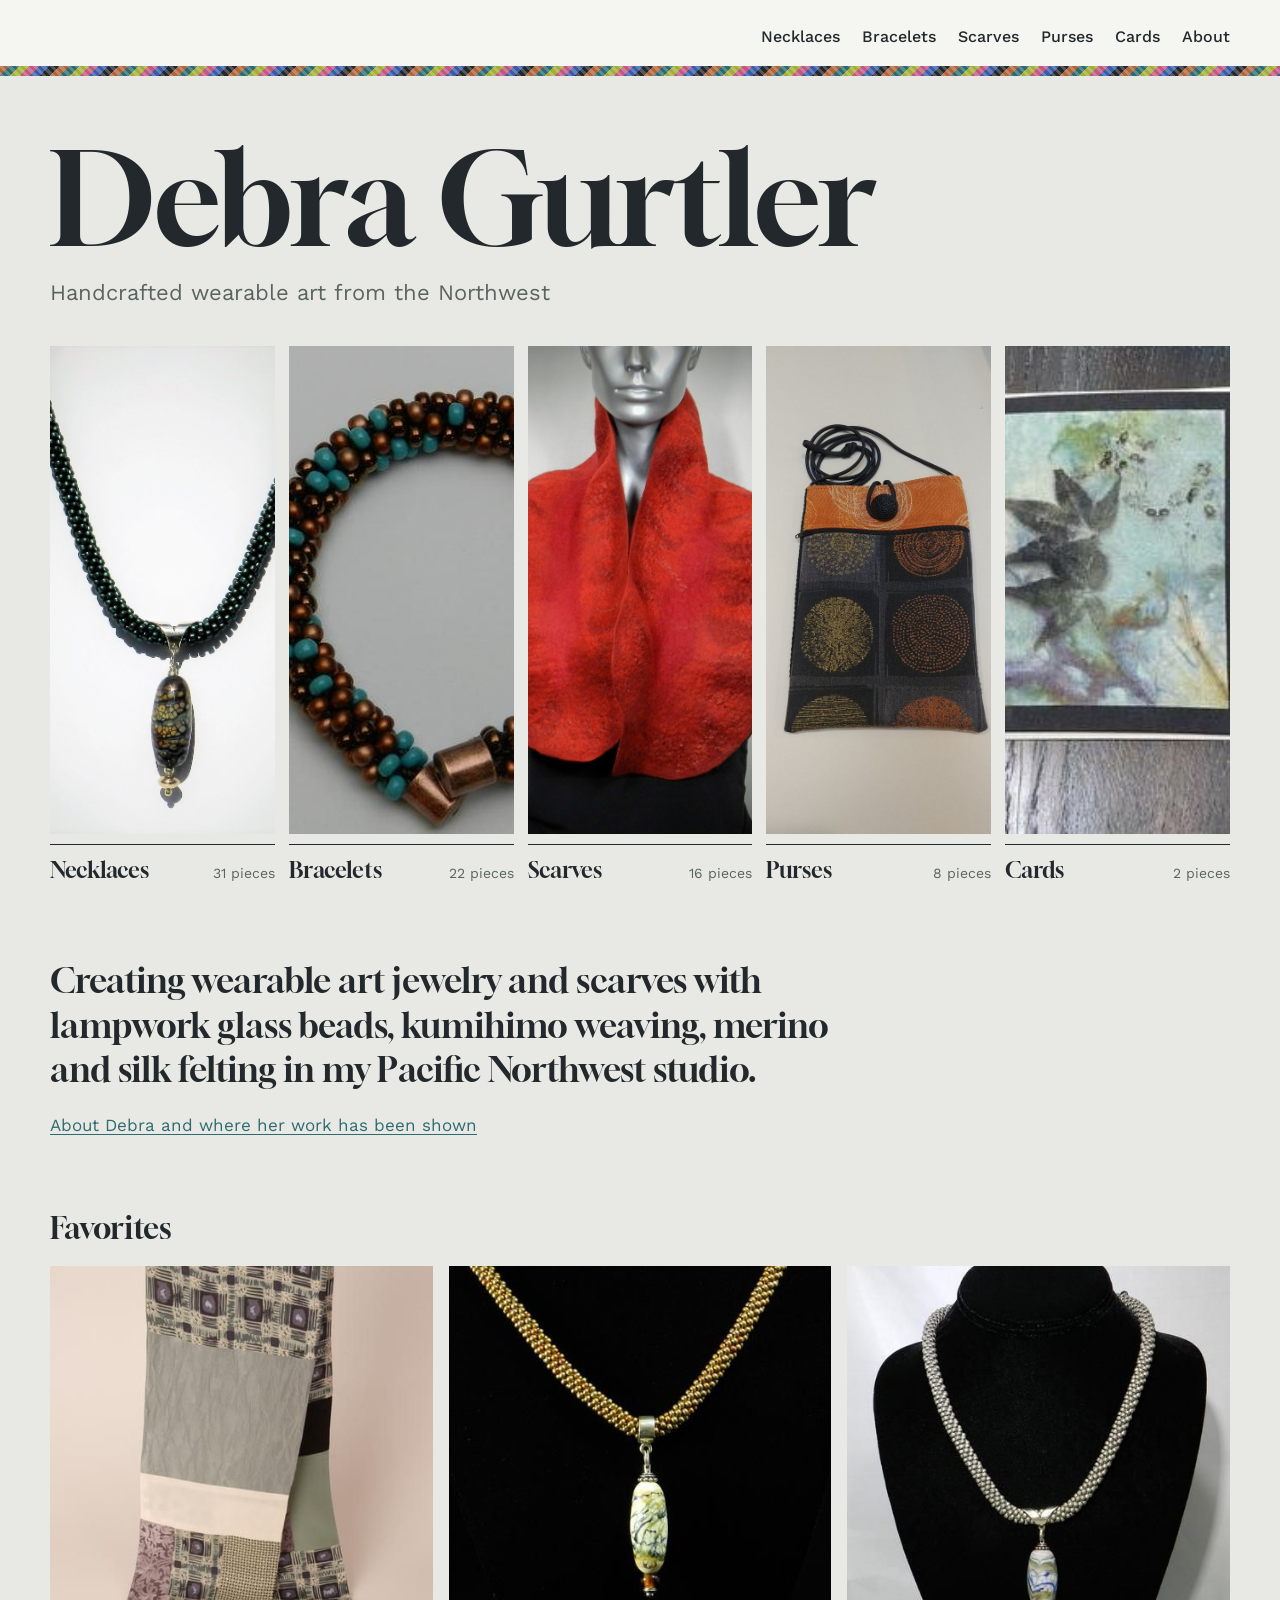
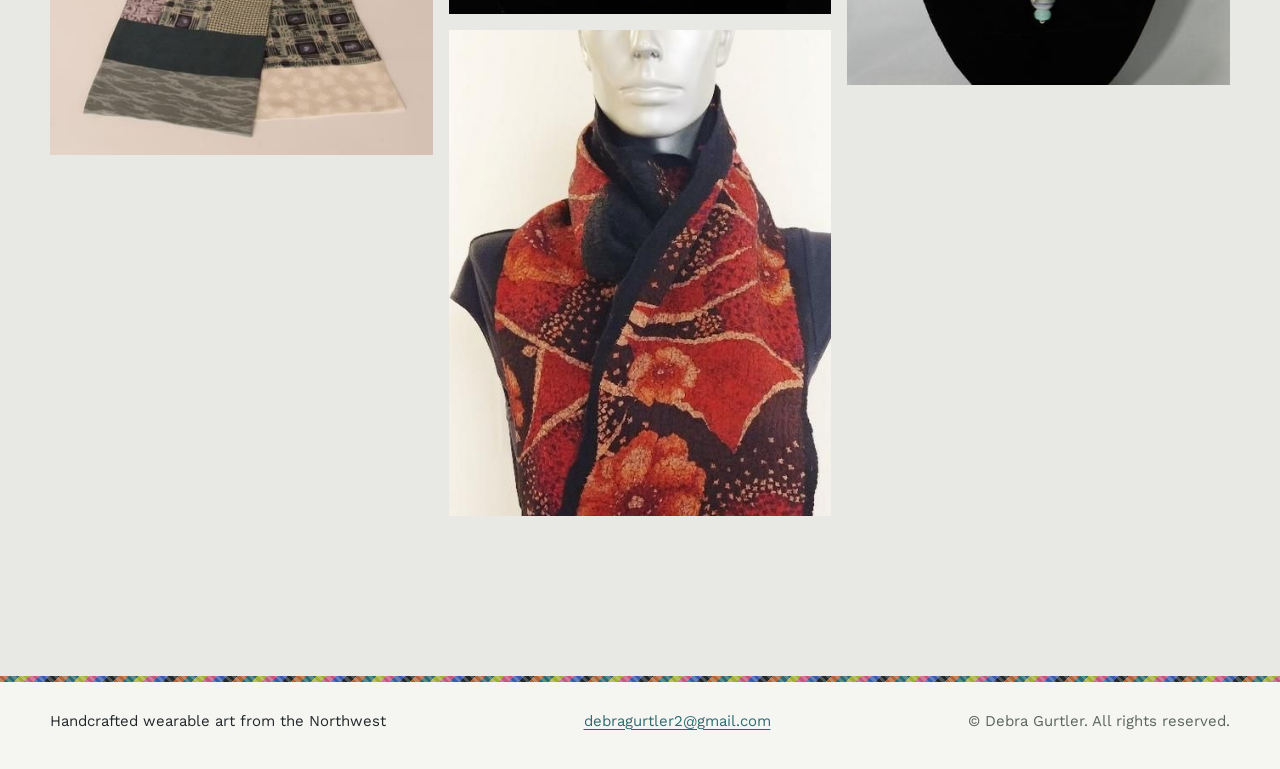
<file: index.html>
<!doctype html>
<html lang="en">
<head>
<meta charset="utf-8">
<meta name="viewport" content="width=device-width, initial-scale=1">
<title>Debra Gurtler Designs</title>
<meta name="description" content="Debra Gurtler Designs: handcrafted wearable art from the Northwest. Necklaces, bracelets, felted scarves, purses and cards.">
<link rel="preconnect" href="https://fonts.googleapis.com">
<link rel="preconnect" href="https://fonts.gstatic.com" crossorigin>
<link href="https://fonts.googleapis.com/css2?family=Gloock&family=Work+Sans:wght@400;500;600&display=swap" rel="stylesheet">
<link rel="stylesheet" href="style.css">
</head>
<body class="p-index">
<a class="skip" href="#main">Skip to content</a>
<header class="site-head">
  <div class="wrap head-row">
    <a class="brand" href="index.html"><span class="brand-name">Debra Gurtler</span><span class="brand-sub">Designs</span></a>
    <nav aria-label="Main"><ul><li><a href="necklaces.html">Necklaces</a></li><li><a href="bracelets.html">Bracelets</a></li><li><a href="scarves.html">Scarves</a></li><li><a href="purses.html">Purses</a></li><li><a href="cards.html">Cards</a></li><li><a href="about.html">About</a></li></ul></nav>
  </div>
  <div class="braid" aria-hidden="true"></div>
</header>
<main id="main">
<section class="hero wrap">
  <h1 class="hero-name">Debra Gurtler</h1>
  <p class="hero-sub">Handcrafted wearable art from the Northwest</p>
</section>
<section class="wrap strands-wrap" aria-label="Browse the work">
  <ul class="strands"><li><a href="necklaces.html"><span class="strand-img"><img src="images/strand-necklaces.jpg" width="497" height="1080" alt=""></span><span class="strand-label">Necklaces<span class="count">31 pieces</span></span></a></li><li><a href="bracelets.html"><span class="strand-img"><img src="images/strand-bracelets.jpg" width="218" height="499" alt=""></span><span class="strand-label">Bracelets<span class="count">22 pieces</span></span></a></li><li><a href="scarves.html"><span class="strand-img"><img src="images/strand-scarves.jpg" width="497" height="1080" alt=""></span><span class="strand-label">Scarves<span class="count">16 pieces</span></span></a></li><li><a href="purses.html"><span class="strand-img"><img src="images/strand-purses.jpg" width="506" height="1100" alt=""></span><span class="strand-label">Purses<span class="count">8 pieces</span></span></a></li><li><a href="cards.html"><span class="strand-img"><img src="images/strand-cards.jpg" width="138" height="300" alt=""></span><span class="strand-label">Cards<span class="count">2 pieces</span></span></a></li></ul>
</section>
<section class="wrap intro-row">
  <p class="statement">Creating wearable art jewelry and scarves with lampwork glass beads, kumihimo weaving, merino and silk felting in my Pacific Northwest studio.</p>
  <p class="intro-link"><a href="about.html">About Debra and where her work has been shown</a></p>
</section>
<section class="wrap favs">
  <h2>Favorites</h2>
  <div class="grid"><a class="tile" href="images/favorite-01-lg.jpg" data-caption="Favorite 1 of 4"><img src="images/favorite-01-sm.jpg" width="450" height="575" alt="Favorite 1 of 4" loading="lazy" decoding="async"></a><a class="tile" href="images/favorite-02-lg.jpg" data-caption="Favorite 2 of 4"><img src="images/favorite-02-sm.jpg" width="450" height="409" alt="Favorite 2 of 4" loading="lazy" decoding="async"></a><a class="tile" href="images/favorite-03-lg.jpg" data-caption="Favorite 3 of 4"><img src="images/favorite-03-sm.jpg" width="450" height="571" alt="Favorite 3 of 4" loading="lazy" decoding="async"></a><a class="tile" href="images/favorite-04-lg.jpg" data-caption="Favorite 4 of 4"><img src="images/favorite-04-sm.jpg" width="450" height="492" alt="Favorite 4 of 4" loading="lazy" decoding="async"></a></div>
</section>
</main>
<footer class="site-foot">
  <div class="braid thin" aria-hidden="true"></div>
  <div class="wrap foot-row">
    <p>Handcrafted wearable art from the Northwest</p>
    <p><a href="mailto:debragurtler2@gmail.com">debragurtler2@gmail.com</a></p>
    <p class="copy">&copy; Debra Gurtler. All rights reserved.</p>
  </div>
</footer>
<dialog class="lightbox" aria-label="Photo viewer">
  <button class="lb-close" type="button" aria-label="Close">&times;</button>
  <figure><img alt=""><figcaption></figcaption></figure>
  <button class="lb-prev" type="button" aria-label="Previous photo">&#8249;</button>
  <button class="lb-next" type="button" aria-label="Next photo">&#8250;</button>
</dialog>
<script src="site.js"></script>
</body>
</html>
</file>
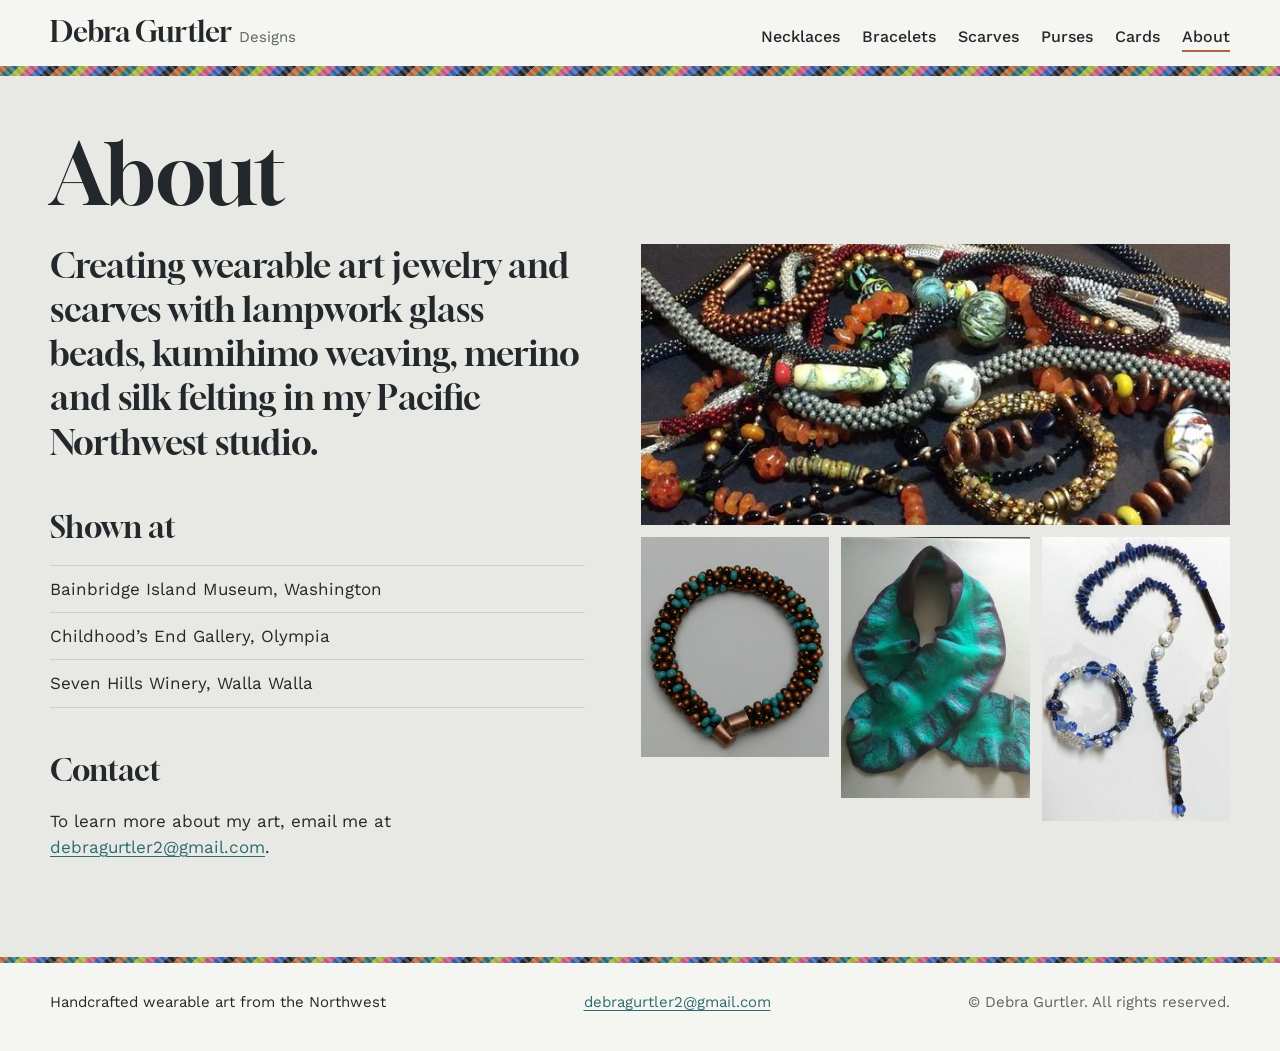
<file: about.html>
<!doctype html>
<html lang="en">
<head>
<meta charset="utf-8">
<meta name="viewport" content="width=device-width, initial-scale=1">
<title>About | Debra Gurtler Designs</title>
<meta name="description" content="About Debra Gurtler: lampwork glass beads, kumihimo weaving, and merino and silk felting in a Pacific Northwest studio.">
<link rel="preconnect" href="https://fonts.googleapis.com">
<link rel="preconnect" href="https://fonts.gstatic.com" crossorigin>
<link href="https://fonts.googleapis.com/css2?family=Gloock&family=Work+Sans:wght@400;500;600&display=swap" rel="stylesheet">
<link rel="stylesheet" href="style.css">
</head>
<body class="p-about">
<a class="skip" href="#main">Skip to content</a>
<header class="site-head">
  <div class="wrap head-row">
    <a class="brand" href="index.html"><span class="brand-name">Debra Gurtler</span><span class="brand-sub">Designs</span></a>
    <nav aria-label="Main"><ul><li><a href="necklaces.html">Necklaces</a></li><li><a href="bracelets.html">Bracelets</a></li><li><a href="scarves.html">Scarves</a></li><li><a href="purses.html">Purses</a></li><li><a href="cards.html">Cards</a></li><li><a href="about.html" aria-current="page">About</a></li></ul></nav>
  </div>
  <div class="braid" aria-hidden="true"></div>
</header>
<main id="main">
<section class="wrap page-intro">
  <h1>About</h1>
</section>
<section class="wrap about-grid">
  <div class="about-text">
    <p class="statement">Creating wearable art jewelry and scarves with lampwork glass beads, kumihimo weaving, merino and silk felting in my Pacific Northwest studio.</p>
    <h2>Shown at</h2>
    <ul class="venues">
      <li>Bainbridge Island Museum, Washington</li>
      <li>Childhood&rsquo;s End Gallery, Olympia</li>
      <li>Seven Hills Winery, Walla Walla</li>
    </ul>
    <h2 id="contact">Contact</h2>
    <p>To learn more about my art, email me at <a href="mailto:debragurtler2@gmail.com">debragurtler2@gmail.com</a>.</p>
  </div>
  <div class="about-photos">
    <a class="tile wide" href="images/studio-lg.jpg" data-caption="Necklaces and bracelets"><img src="images/studio-sm.jpg" width="640" height="306" alt="A pile of beaded necklaces and bracelets" loading="lazy"></a>
    <a class="tile" href="images/about-01-lg.jpg" data-caption="Work by Debra Gurtler"><img src="images/about-01-sm.jpg" width="321" height="375" alt="Work by Debra Gurtler" loading="lazy"></a><a class="tile" href="images/about-02-lg.jpg" data-caption="Work by Debra Gurtler"><img src="images/about-02-sm.jpg" width="277" height="384" alt="Work by Debra Gurtler" loading="lazy"></a><a class="tile" href="images/about-03-lg.jpg" data-caption="Work by Debra Gurtler"><img src="images/about-03-sm.jpg" width="256" height="386" alt="Work by Debra Gurtler" loading="lazy"></a>
  </div>
</section>
</main>
<footer class="site-foot">
  <div class="braid thin" aria-hidden="true"></div>
  <div class="wrap foot-row">
    <p>Handcrafted wearable art from the Northwest</p>
    <p><a href="mailto:debragurtler2@gmail.com">debragurtler2@gmail.com</a></p>
    <p class="copy">&copy; Debra Gurtler. All rights reserved.</p>
  </div>
</footer>
<dialog class="lightbox" aria-label="Photo viewer">
  <button class="lb-close" type="button" aria-label="Close">&times;</button>
  <figure><img alt=""><figcaption></figcaption></figure>
  <button class="lb-prev" type="button" aria-label="Previous photo">&#8249;</button>
  <button class="lb-next" type="button" aria-label="Next photo">&#8250;</button>
</dialog>
<script src="site.js"></script>
</body>
</html>
</file>
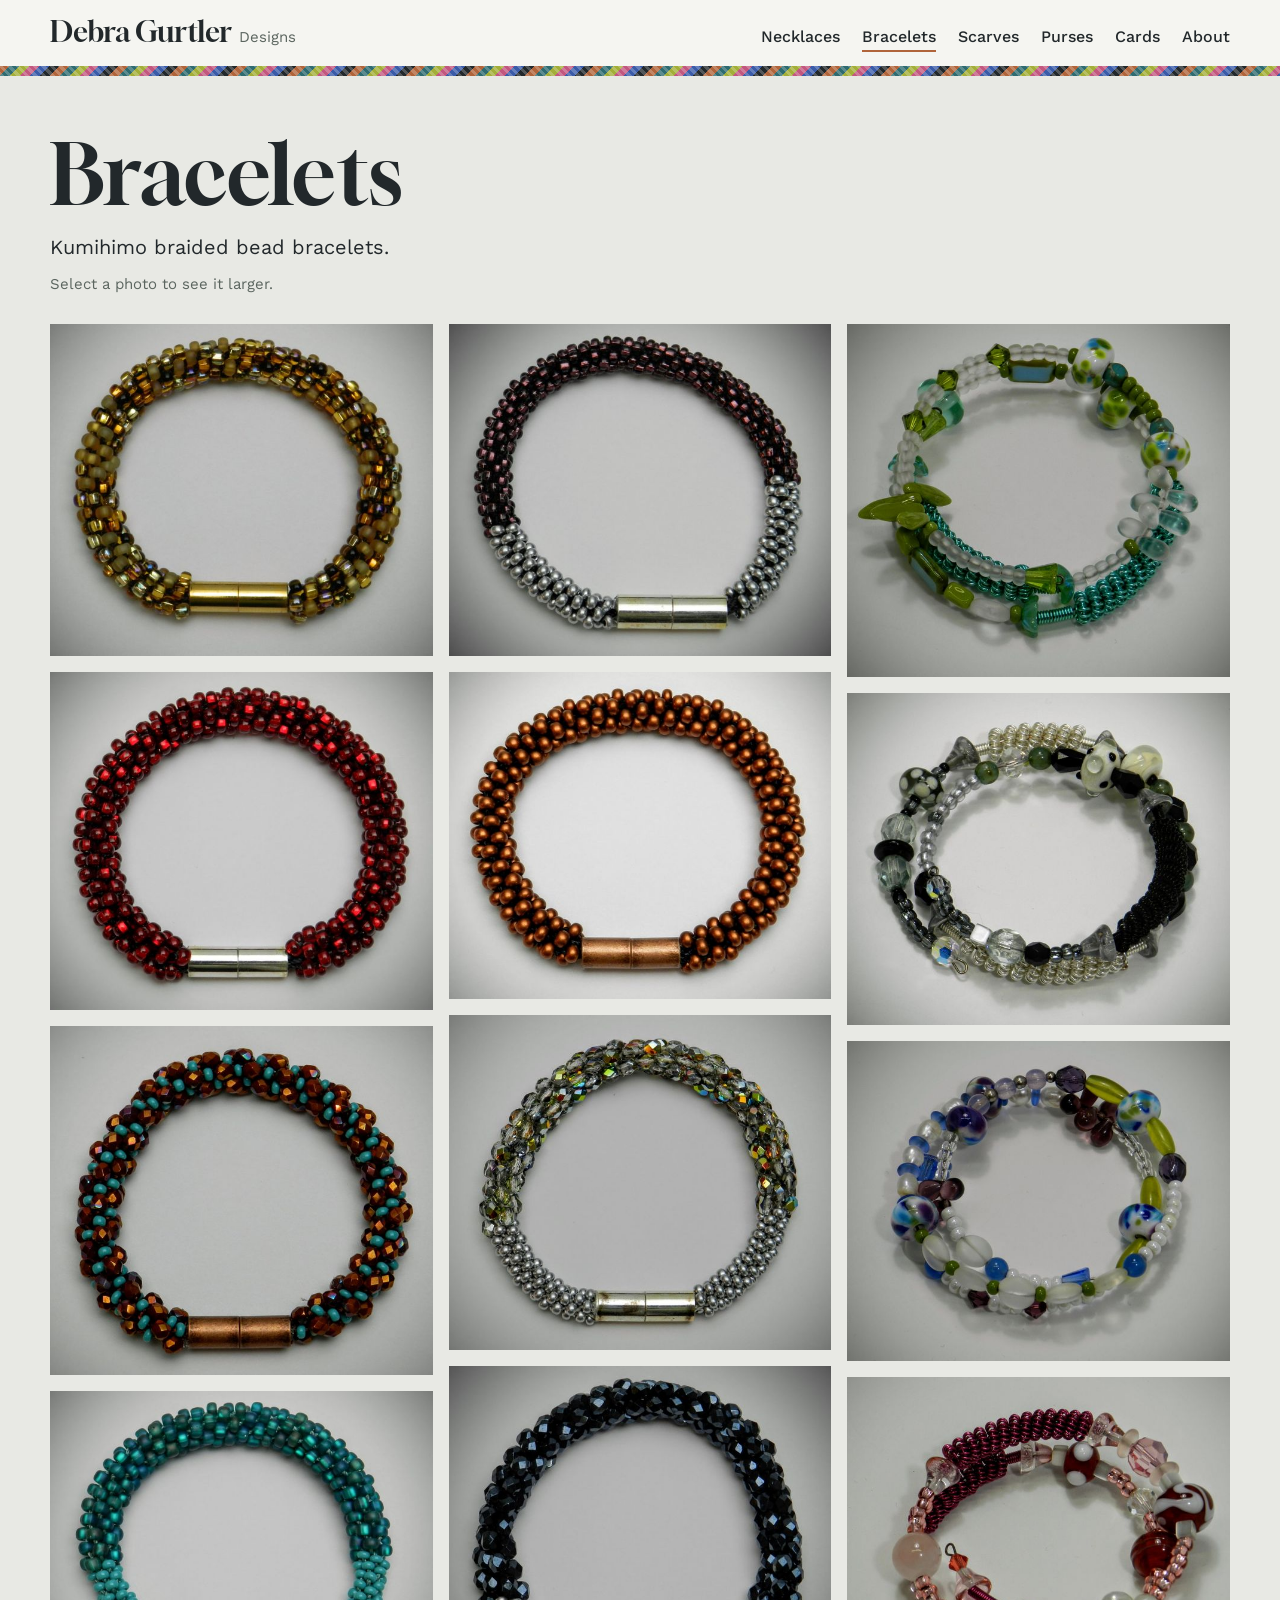
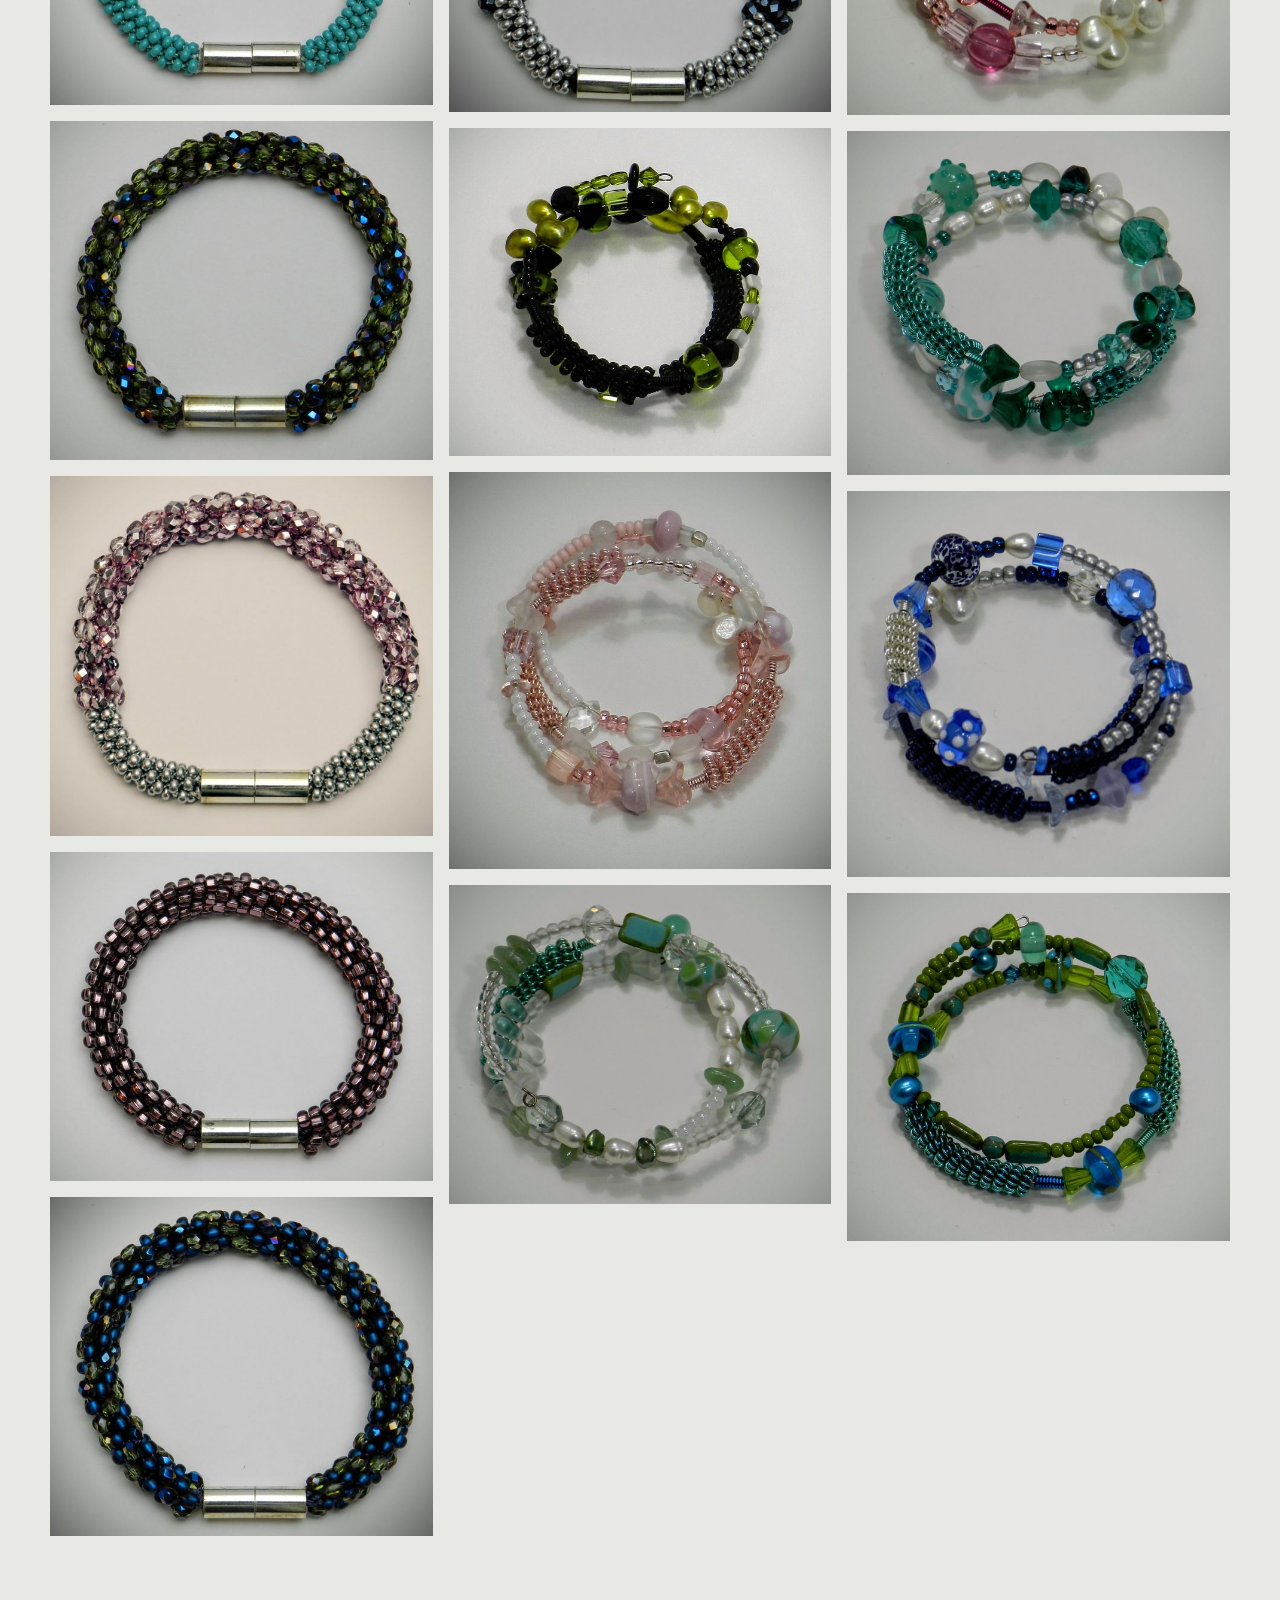
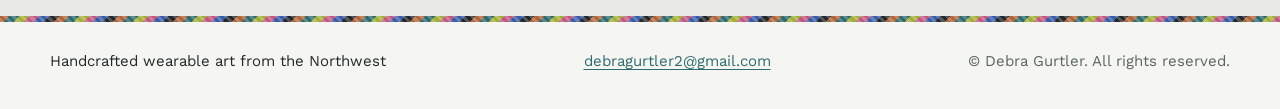
<file: bracelets.html>
<!doctype html>
<html lang="en">
<head>
<meta charset="utf-8">
<meta name="viewport" content="width=device-width, initial-scale=1">
<title>Bracelets | Debra Gurtler Designs</title>
<meta name="description" content="Bracelets by Debra Gurtler Designs, handcrafted wearable art from the Northwest.">
<link rel="preconnect" href="https://fonts.googleapis.com">
<link rel="preconnect" href="https://fonts.gstatic.com" crossorigin>
<link href="https://fonts.googleapis.com/css2?family=Gloock&family=Work+Sans:wght@400;500;600&display=swap" rel="stylesheet">
<link rel="stylesheet" href="style.css">
</head>
<body class="p-bracelets">
<a class="skip" href="#main">Skip to content</a>
<header class="site-head">
  <div class="wrap head-row">
    <a class="brand" href="index.html"><span class="brand-name">Debra Gurtler</span><span class="brand-sub">Designs</span></a>
    <nav aria-label="Main"><ul><li><a href="necklaces.html">Necklaces</a></li><li><a href="bracelets.html" aria-current="page">Bracelets</a></li><li><a href="scarves.html">Scarves</a></li><li><a href="purses.html">Purses</a></li><li><a href="cards.html">Cards</a></li><li><a href="about.html">About</a></li></ul></nav>
  </div>
  <div class="braid" aria-hidden="true"></div>
</header>
<main id="main">
<section class="wrap page-intro">
  <h1>Bracelets</h1>
  <p class="lede">Kumihimo braided bead bracelets.</p>
  <p class="hint">Select a photo to see it larger.</p>
</section>
<section class="wrap"><div class="grid"><a class="tile" href="images/bracelets-01-lg.jpg" data-caption="Bracelet 1 of 22"><img src="images/bracelets-01-sm.jpg" width="640" height="556" alt="Bracelet 1 of 22" loading="lazy" decoding="async"></a><a class="tile" href="images/bracelets-02-lg.jpg" data-caption="Bracelet 2 of 22"><img src="images/bracelets-02-sm.jpg" width="640" height="564" alt="Bracelet 2 of 22" loading="lazy" decoding="async"></a><a class="tile" href="images/bracelets-03-lg.jpg" data-caption="Bracelet 3 of 22"><img src="images/bracelets-03-sm.jpg" width="640" height="585" alt="Bracelet 3 of 22" loading="lazy" decoding="async"></a><a class="tile" href="images/bracelets-04-lg.jpg" data-caption="Bracelet 4 of 22"><img src="images/bracelets-04-sm.jpg" width="640" height="525" alt="Bracelet 4 of 22" loading="lazy" decoding="async"></a><a class="tile" href="images/bracelets-05-lg.jpg" data-caption="Bracelet 5 of 22"><img src="images/bracelets-05-sm.jpg" width="640" height="566" alt="Bracelet 5 of 22" loading="lazy" decoding="async"></a><a class="tile" href="images/bracelets-06-lg.jpg" data-caption="Bracelet 6 of 22"><img src="images/bracelets-06-sm.jpg" width="640" height="602" alt="Bracelet 6 of 22" loading="lazy" decoding="async"></a><a class="tile" href="images/bracelets-07-lg.jpg" data-caption="Bracelet 7 of 22"><img src="images/bracelets-07-sm.jpg" width="640" height="551" alt="Bracelet 7 of 22" loading="lazy" decoding="async"></a><a class="tile" href="images/bracelets-08-lg.jpg" data-caption="Bracelet 8 of 22"><img src="images/bracelets-08-sm.jpg" width="640" height="567" alt="Bracelet 8 of 22" loading="lazy" decoding="async"></a><a class="tile" href="images/bracelets-09-lg.jpg" data-caption="Bracelet 9 of 22"><img src="images/bracelets-09-sm.jpg" width="640" height="555" alt="Bracelet 9 of 22" loading="lazy" decoding="async"></a><a class="tile" href="images/bracelets-10-lg.jpg" data-caption="Bracelet 10 of 22"><img src="images/bracelets-10-sm.jpg" width="640" height="547" alt="Bracelet 10 of 22" loading="lazy" decoding="async"></a><a class="tile" href="images/bracelets-11-lg.jpg" data-caption="Bracelet 11 of 22"><img src="images/bracelets-11-sm.jpg" width="640" height="561" alt="Bracelet 11 of 22" loading="lazy" decoding="async"></a><a class="tile" href="images/bracelets-12-lg.jpg" data-caption="Bracelet 12 of 22"><img src="images/bracelets-12-sm.jpg" width="640" height="578" alt="Bracelet 12 of 22" loading="lazy" decoding="async"></a><a class="tile" href="images/bracelets-13-lg.jpg" data-caption="Bracelet 13 of 22"><img src="images/bracelets-13-sm.jpg" width="640" height="549" alt="Bracelet 13 of 22" loading="lazy" decoding="async"></a><a class="tile" href="images/bracelets-14-lg.jpg" data-caption="Bracelet 14 of 22"><img src="images/bracelets-14-sm.jpg" width="640" height="664" alt="Bracelet 14 of 22" loading="lazy" decoding="async"></a><a class="tile" href="images/bracelets-15-lg.jpg" data-caption="Bracelet 15 of 22"><img src="images/bracelets-15-sm.jpg" width="640" height="533" alt="Bracelet 15 of 22" loading="lazy" decoding="async"></a><a class="tile" href="images/bracelets-16-lg.jpg" data-caption="Bracelet 16 of 22"><img src="images/bracelets-16-sm.jpg" width="640" height="591" alt="Bracelet 16 of 22" loading="lazy" decoding="async"></a><a class="tile" href="images/bracelets-17-lg.jpg" data-caption="Bracelet 17 of 22"><img src="images/bracelets-17-sm.jpg" width="640" height="554" alt="Bracelet 17 of 22" loading="lazy" decoding="async"></a><a class="tile" href="images/bracelets-18-lg.jpg" data-caption="Bracelet 18 of 22"><img src="images/bracelets-18-sm.jpg" width="640" height="536" alt="Bracelet 18 of 22" loading="lazy" decoding="async"></a><a class="tile" href="images/bracelets-19-lg.jpg" data-caption="Bracelet 19 of 22"><img src="images/bracelets-19-sm.jpg" width="640" height="565" alt="Bracelet 19 of 22" loading="lazy" decoding="async"></a><a class="tile" href="images/bracelets-20-lg.jpg" data-caption="Bracelet 20 of 22"><img src="images/bracelets-20-sm.jpg" width="640" height="576" alt="Bracelet 20 of 22" loading="lazy" decoding="async"></a><a class="tile" href="images/bracelets-21-lg.jpg" data-caption="Bracelet 21 of 22"><img src="images/bracelets-21-sm.jpg" width="640" height="645" alt="Bracelet 21 of 22" loading="lazy" decoding="async"></a><a class="tile" href="images/bracelets-22-lg.jpg" data-caption="Bracelet 22 of 22"><img src="images/bracelets-22-sm.jpg" width="640" height="582" alt="Bracelet 22 of 22" loading="lazy" decoding="async"></a></div></section>
</main>
<footer class="site-foot">
  <div class="braid thin" aria-hidden="true"></div>
  <div class="wrap foot-row">
    <p>Handcrafted wearable art from the Northwest</p>
    <p><a href="mailto:debragurtler2@gmail.com">debragurtler2@gmail.com</a></p>
    <p class="copy">&copy; Debra Gurtler. All rights reserved.</p>
  </div>
</footer>
<dialog class="lightbox" aria-label="Photo viewer">
  <button class="lb-close" type="button" aria-label="Close">&times;</button>
  <figure><img alt=""><figcaption></figcaption></figure>
  <button class="lb-prev" type="button" aria-label="Previous photo">&#8249;</button>
  <button class="lb-next" type="button" aria-label="Next photo">&#8250;</button>
</dialog>
<script src="site.js"></script>
</body>
</html>
</file>
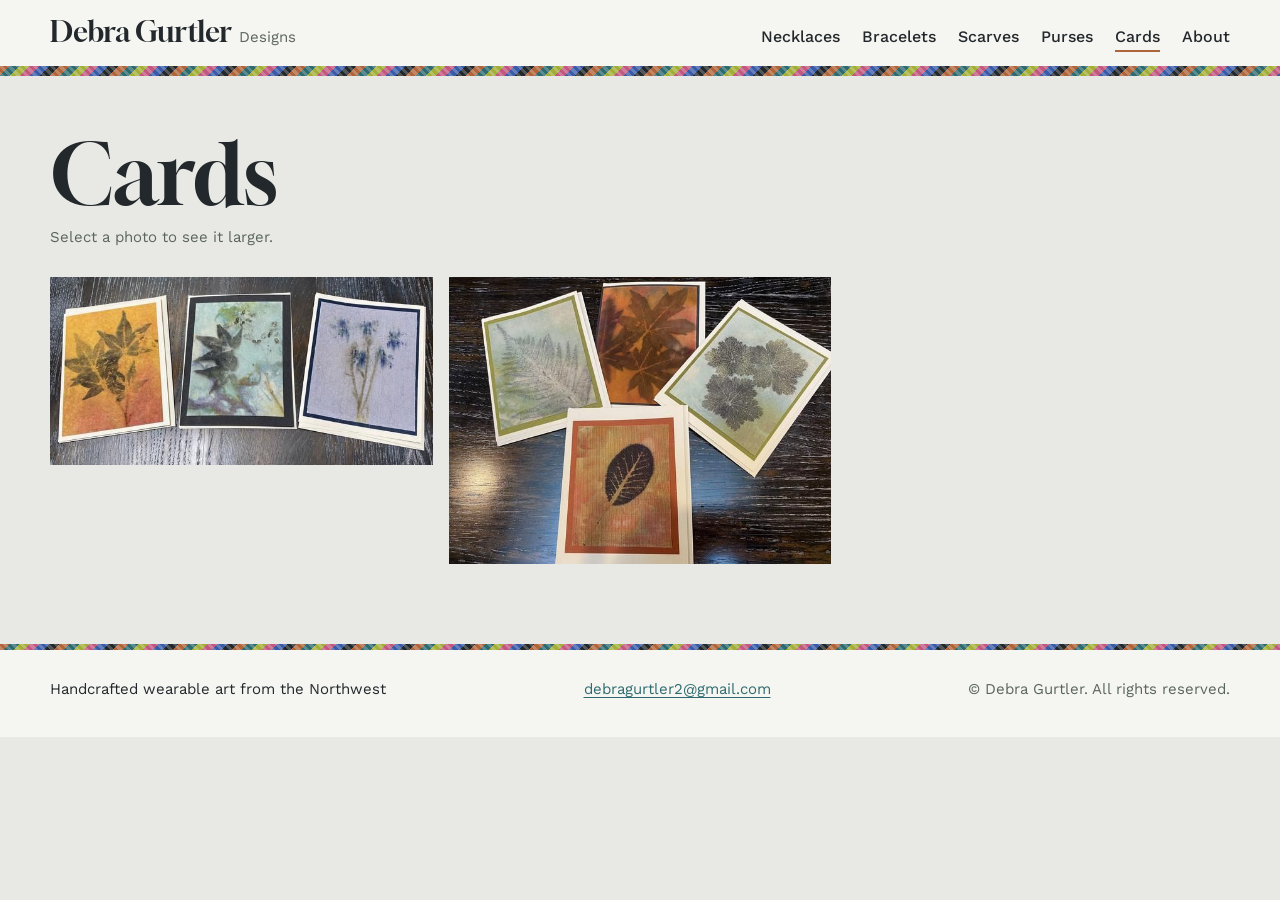
<file: cards.html>
<!doctype html>
<html lang="en">
<head>
<meta charset="utf-8">
<meta name="viewport" content="width=device-width, initial-scale=1">
<title>Cards | Debra Gurtler Designs</title>
<meta name="description" content="Cards by Debra Gurtler Designs, handcrafted wearable art from the Northwest.">
<link rel="preconnect" href="https://fonts.googleapis.com">
<link rel="preconnect" href="https://fonts.gstatic.com" crossorigin>
<link href="https://fonts.googleapis.com/css2?family=Gloock&family=Work+Sans:wght@400;500;600&display=swap" rel="stylesheet">
<link rel="stylesheet" href="style.css">
</head>
<body class="p-cards">
<a class="skip" href="#main">Skip to content</a>
<header class="site-head">
  <div class="wrap head-row">
    <a class="brand" href="index.html"><span class="brand-name">Debra Gurtler</span><span class="brand-sub">Designs</span></a>
    <nav aria-label="Main"><ul><li><a href="necklaces.html">Necklaces</a></li><li><a href="bracelets.html">Bracelets</a></li><li><a href="scarves.html">Scarves</a></li><li><a href="purses.html">Purses</a></li><li><a href="cards.html" aria-current="page">Cards</a></li><li><a href="about.html">About</a></li></ul></nav>
  </div>
  <div class="braid" aria-hidden="true"></div>
</header>
<main id="main">
<section class="wrap page-intro">
  <h1>Cards</h1>
  
  <p class="hint">Select a photo to see it larger.</p>
</section>
<section class="wrap"><div class="grid"><a class="tile" href="images/cards-01-lg.jpg" data-caption="Card 1 of 2"><img src="images/cards-01-sm.jpg" width="611" height="300" alt="Card 1 of 2" loading="lazy" decoding="async"></a><a class="tile" href="images/cards-02-lg.jpg" data-caption="Card 2 of 2"><img src="images/cards-02-sm.jpg" width="608" height="456" alt="Card 2 of 2" loading="lazy" decoding="async"></a></div></section>
</main>
<footer class="site-foot">
  <div class="braid thin" aria-hidden="true"></div>
  <div class="wrap foot-row">
    <p>Handcrafted wearable art from the Northwest</p>
    <p><a href="mailto:debragurtler2@gmail.com">debragurtler2@gmail.com</a></p>
    <p class="copy">&copy; Debra Gurtler. All rights reserved.</p>
  </div>
</footer>
<dialog class="lightbox" aria-label="Photo viewer">
  <button class="lb-close" type="button" aria-label="Close">&times;</button>
  <figure><img alt=""><figcaption></figcaption></figure>
  <button class="lb-prev" type="button" aria-label="Previous photo">&#8249;</button>
  <button class="lb-next" type="button" aria-label="Next photo">&#8250;</button>
</dialog>
<script src="site.js"></script>
</body>
</html>
</file>
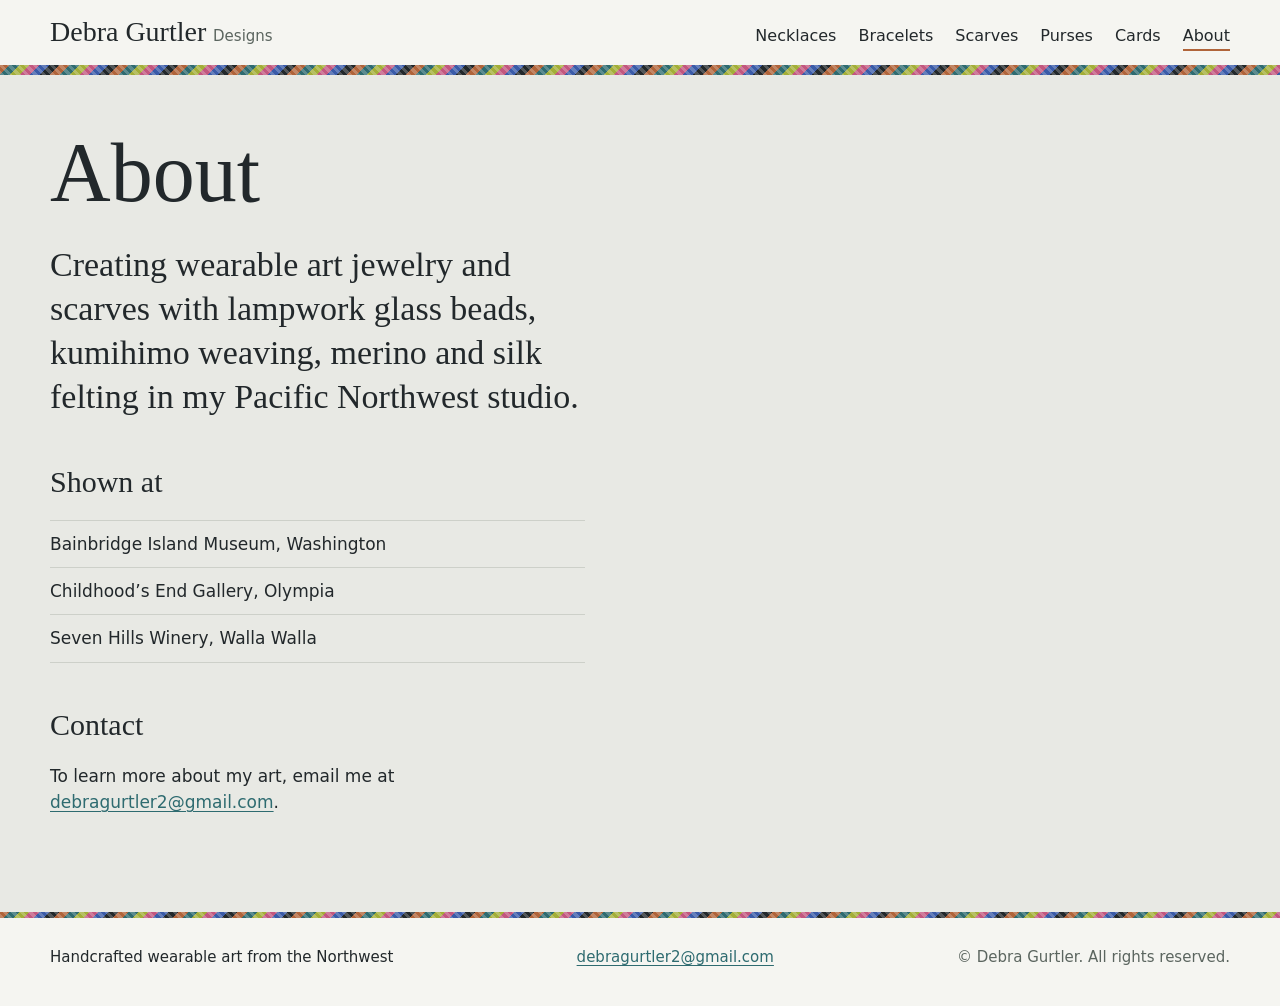
<file: contact-1.html>
<!doctype html><html lang="en"><head><meta charset="utf-8"><title>Debra Gurtler Designs</title>
<meta http-equiv="refresh" content="0; url=about.html"><link rel="canonical" href="https://www.debragurtler.com/about.html"></head>
<body><p><a href="about.html">Continue to Debra Gurtler Designs</a></p></body></html>
</file>
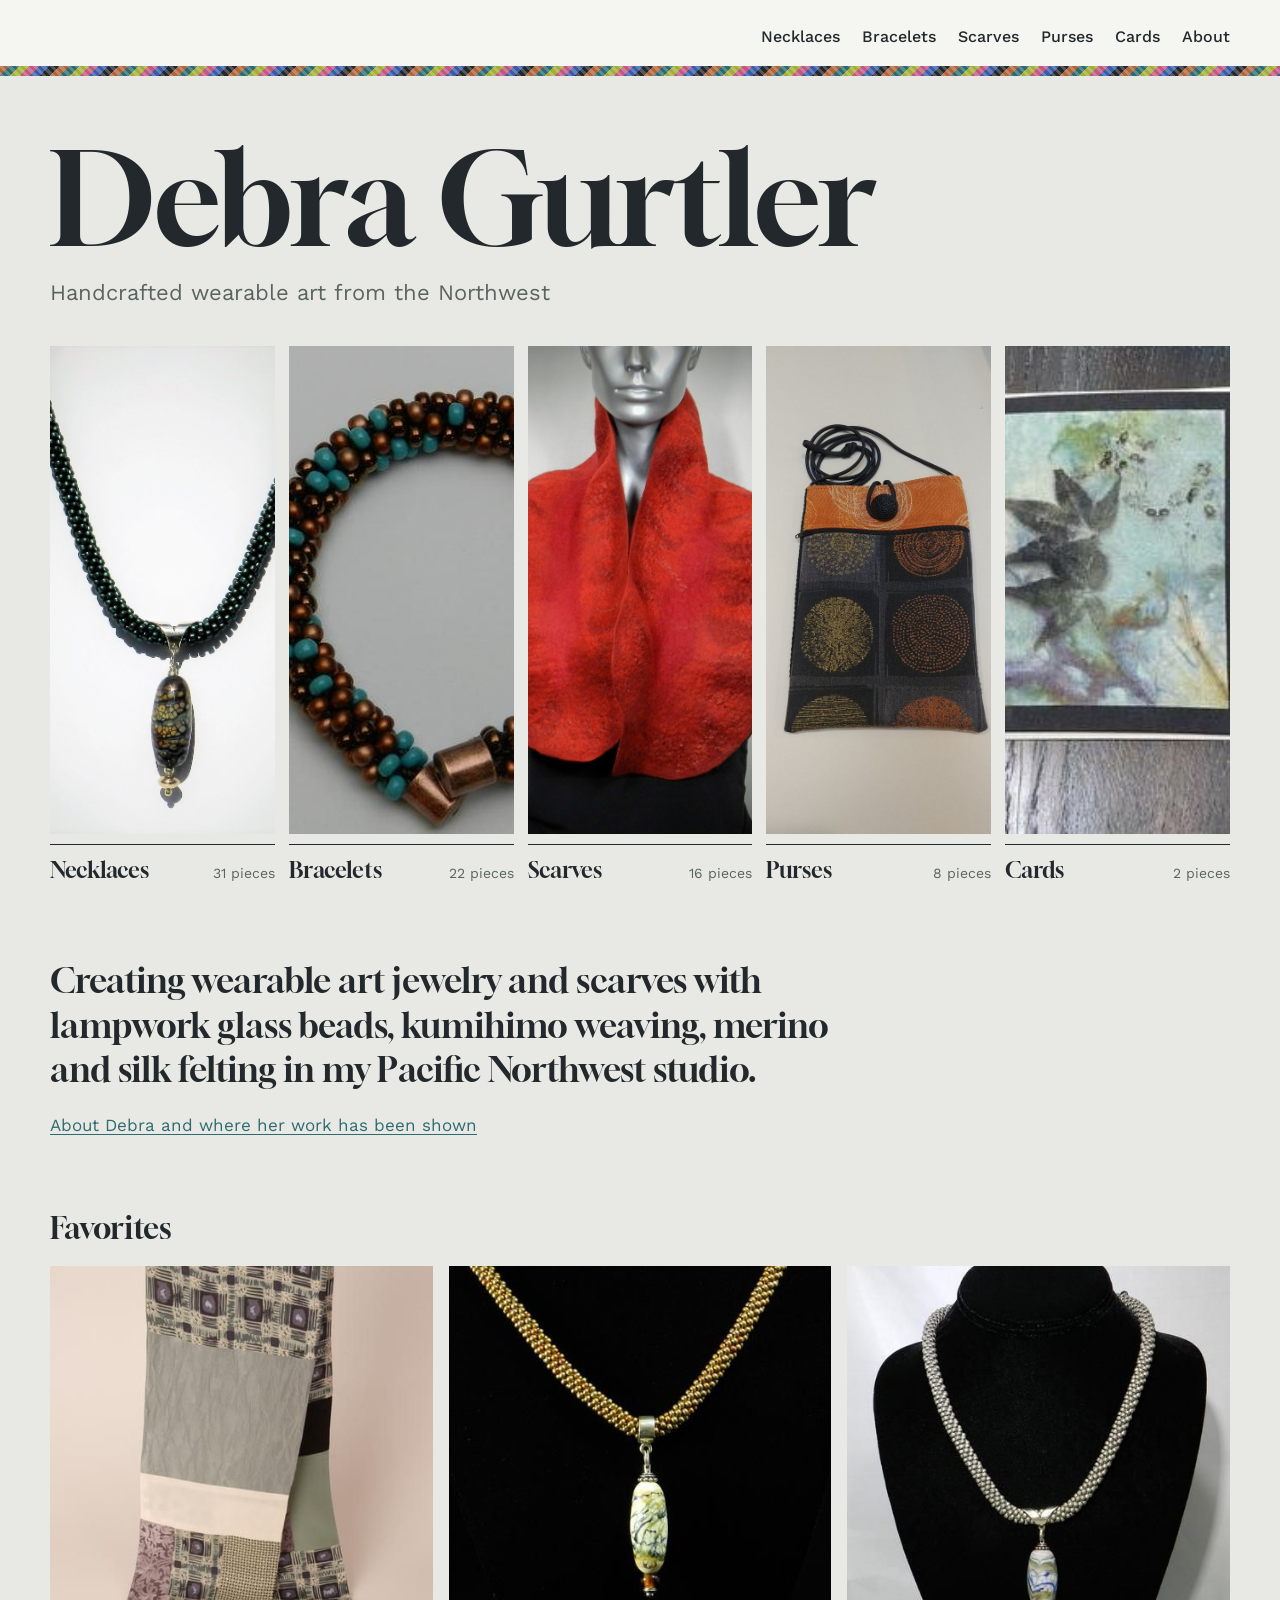
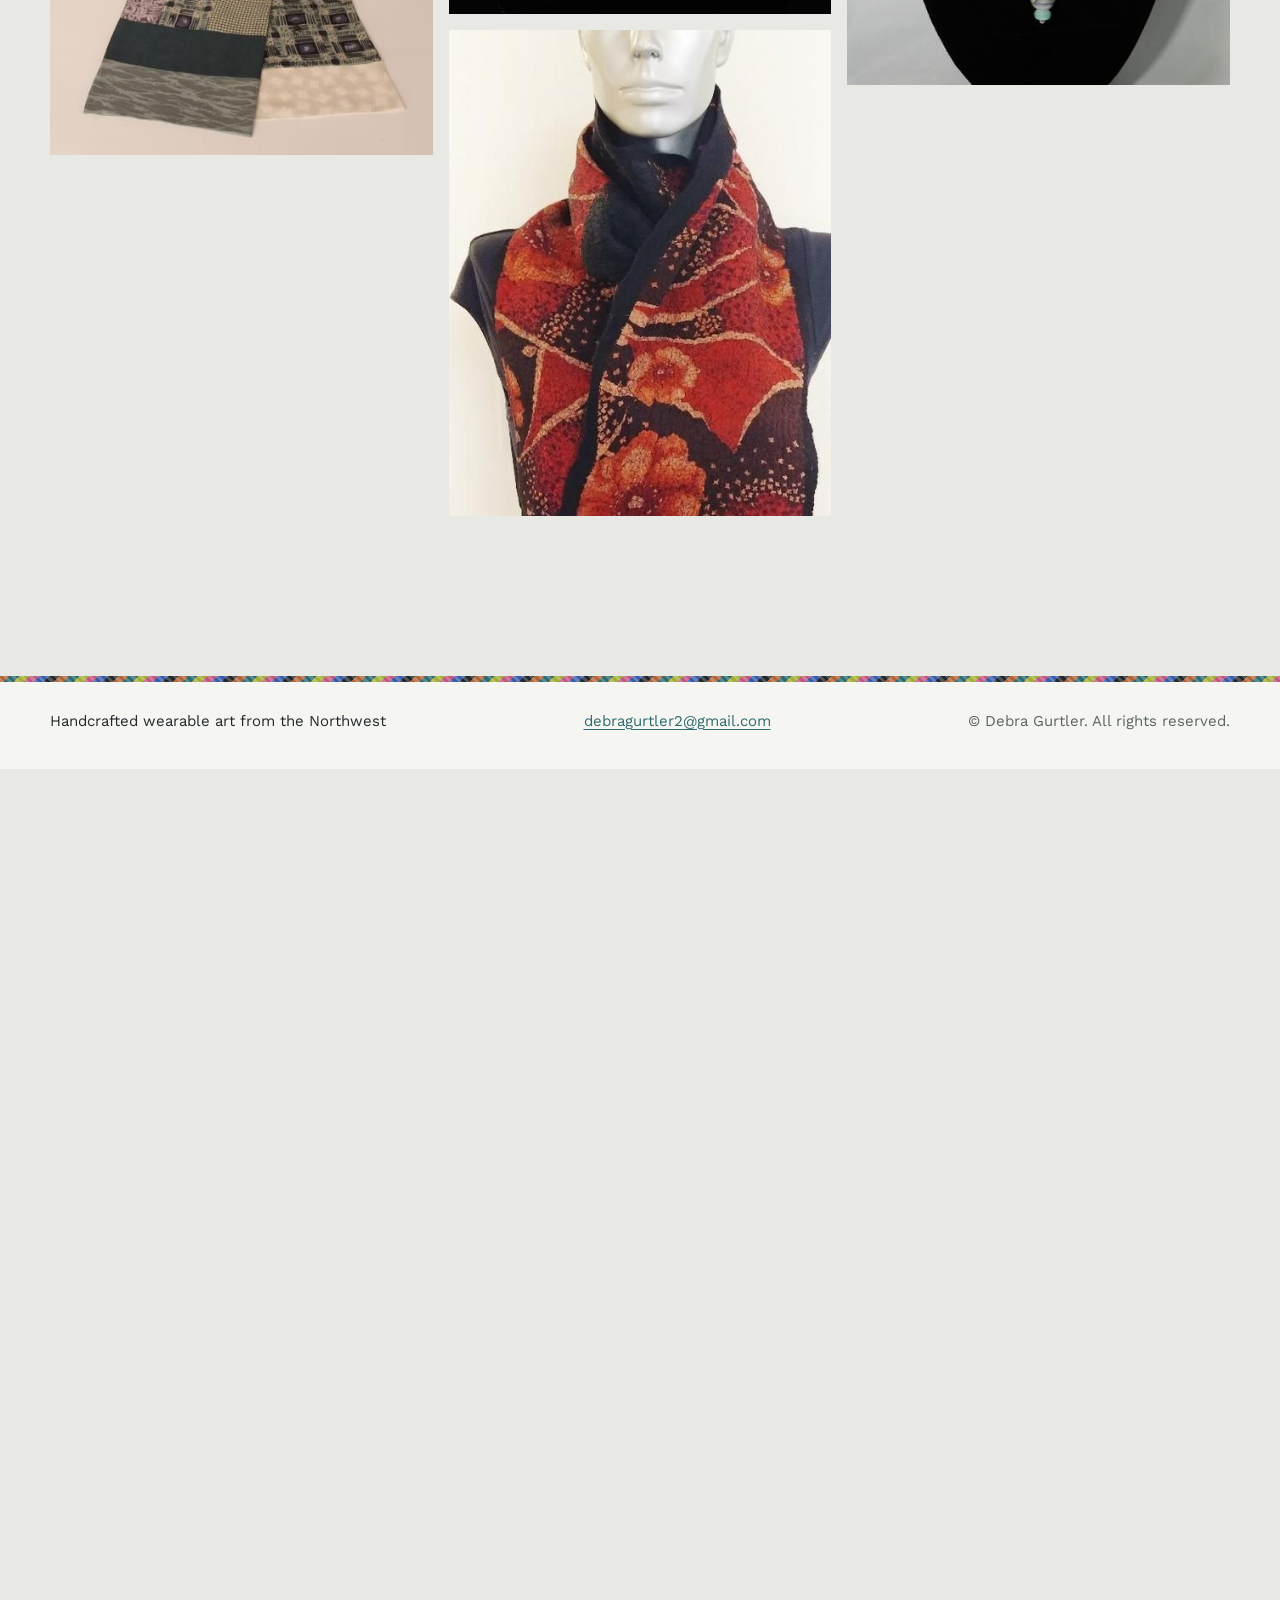
<file: favorites.html>
<!doctype html><html lang="en"><head><meta charset="utf-8"><title>Debra Gurtler Designs</title>
<meta http-equiv="refresh" content="0; url=index.html"><link rel="canonical" href="https://www.debragurtler.com/index.html"></head>
<body><p><a href="index.html">Continue to Debra Gurtler Designs</a></p></body></html>
</file>
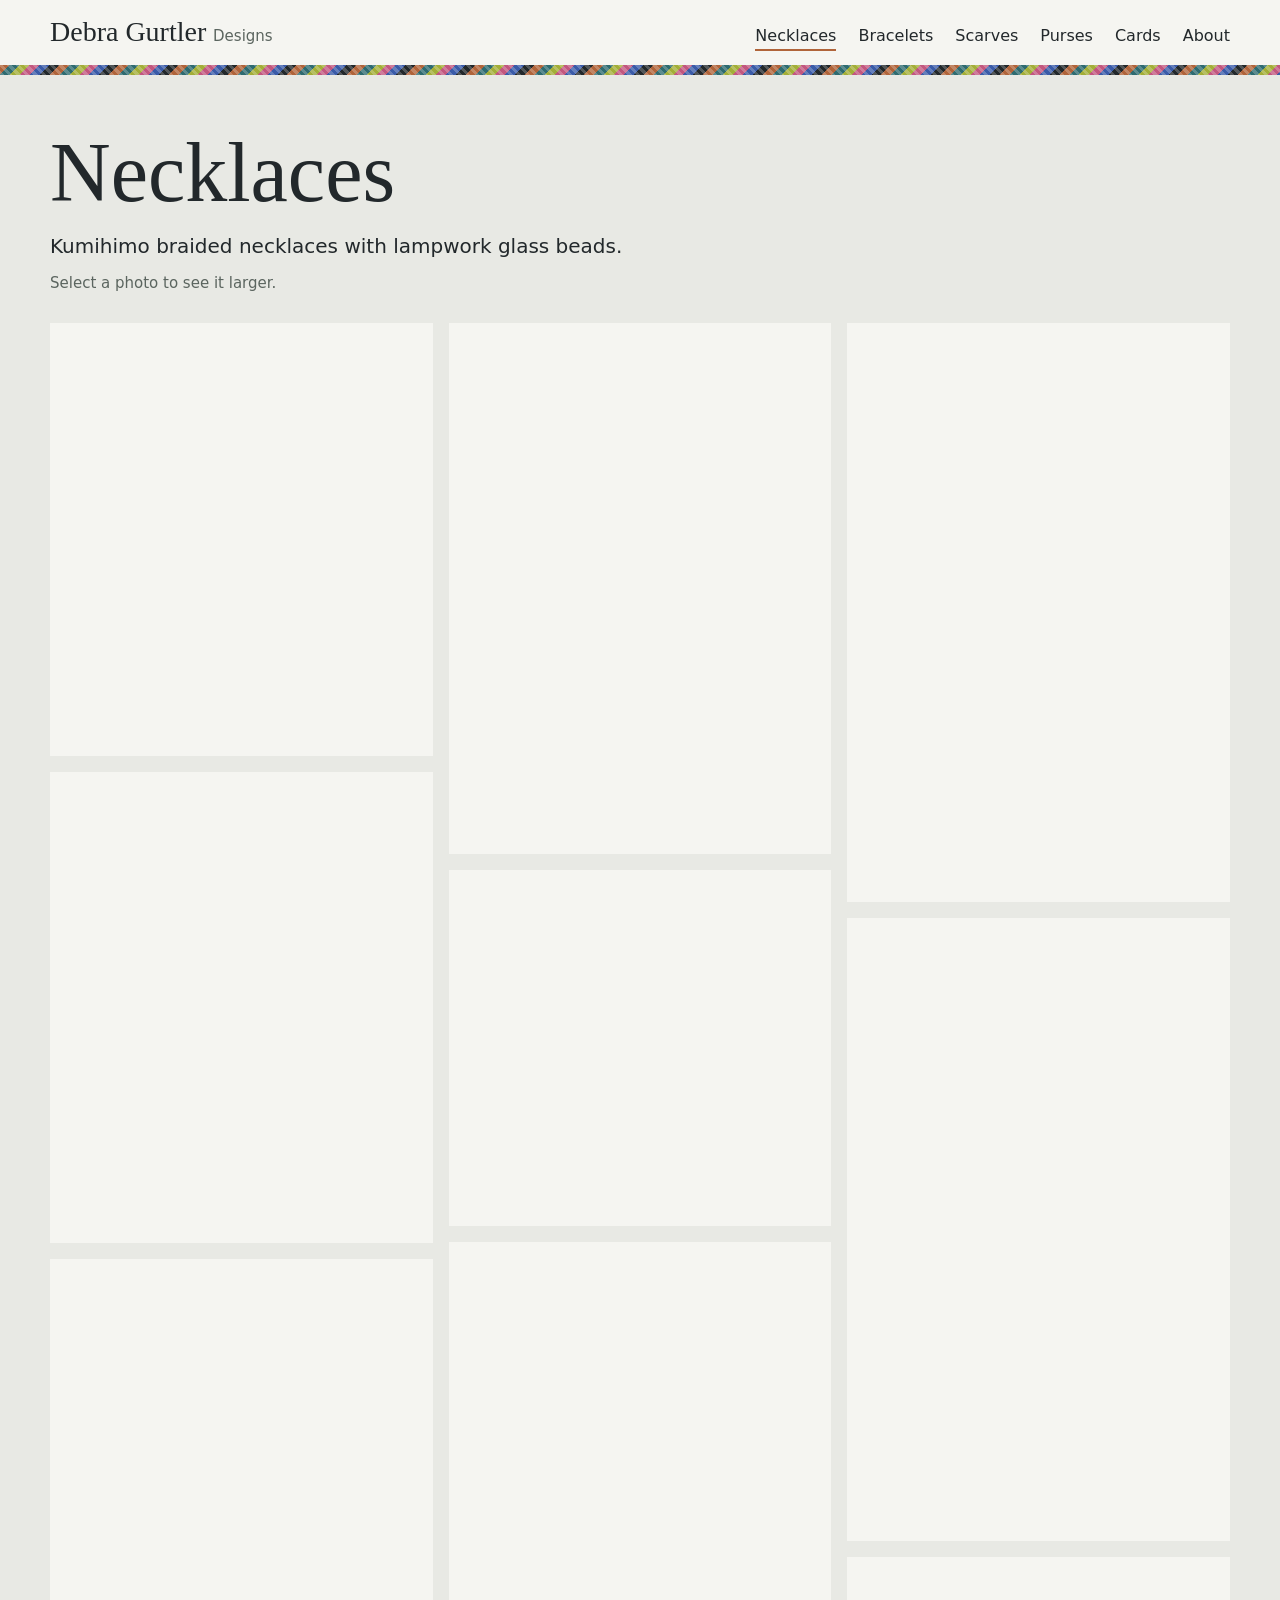
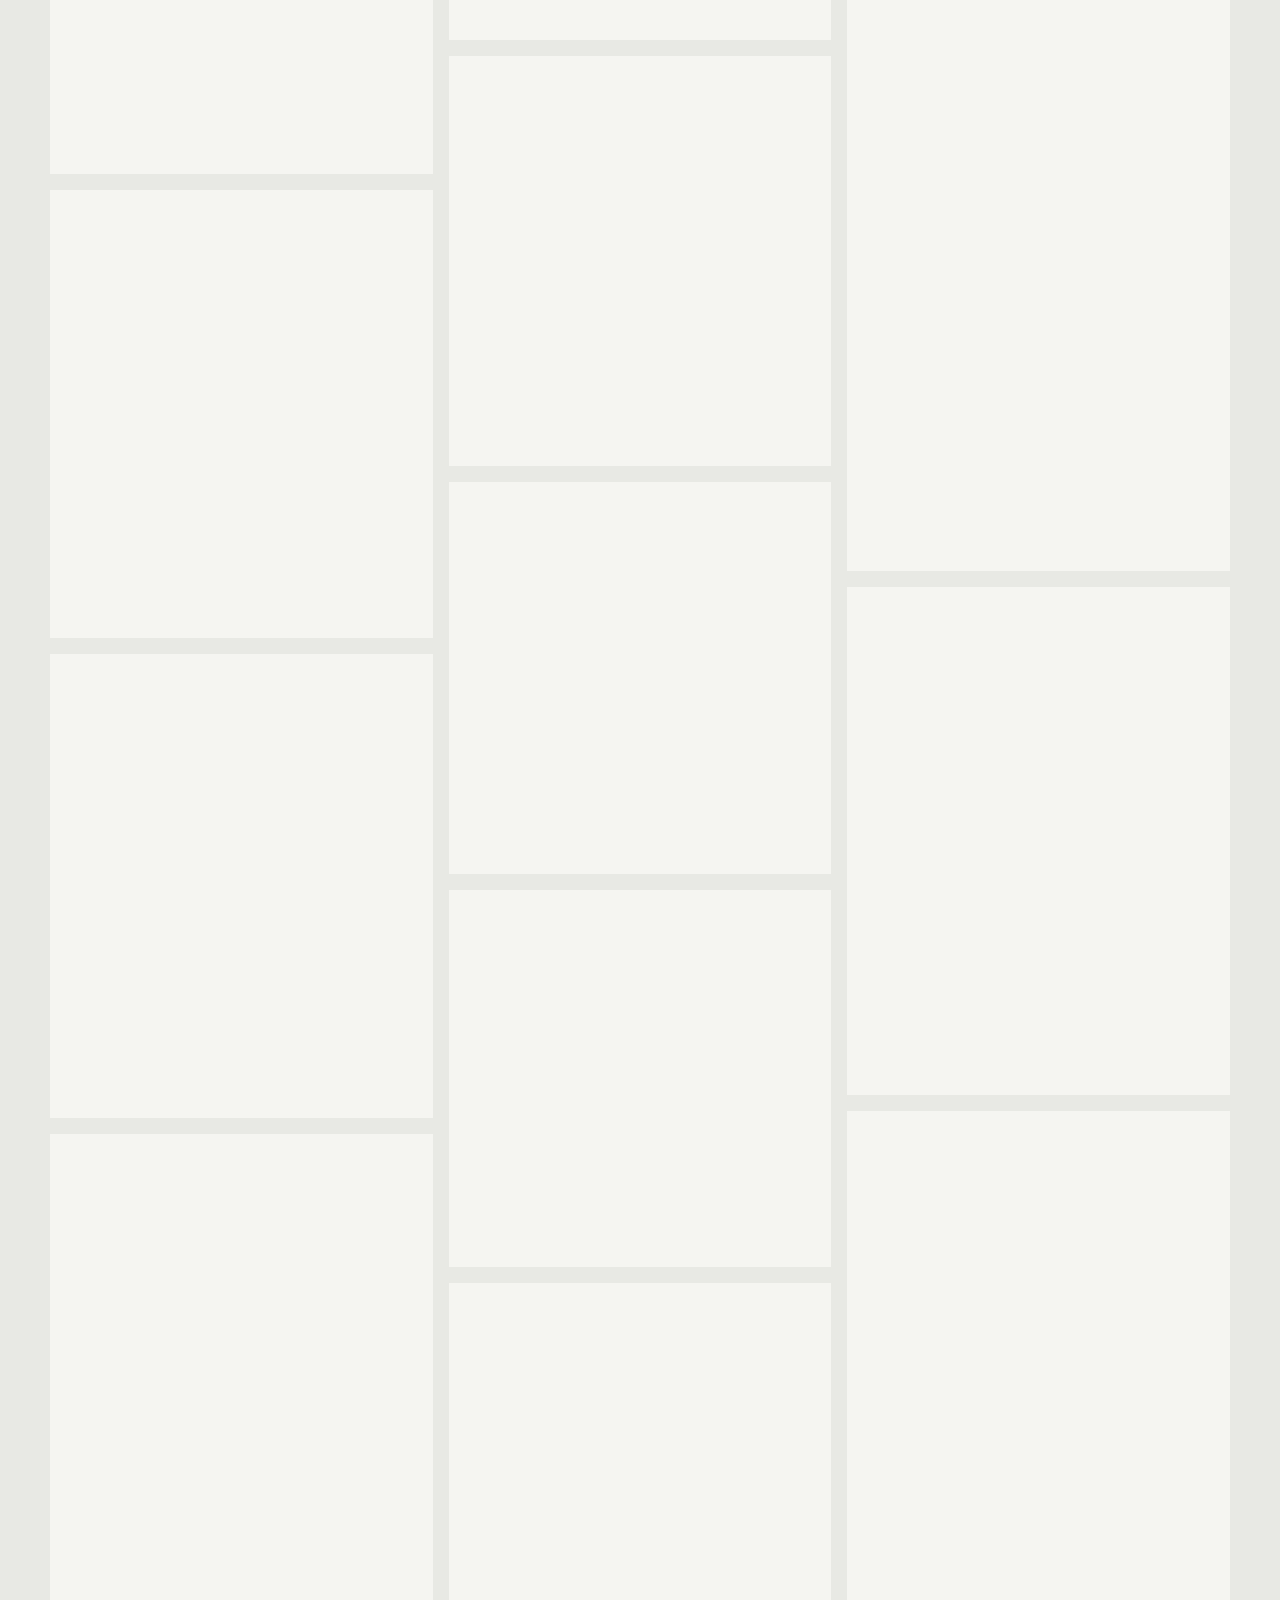
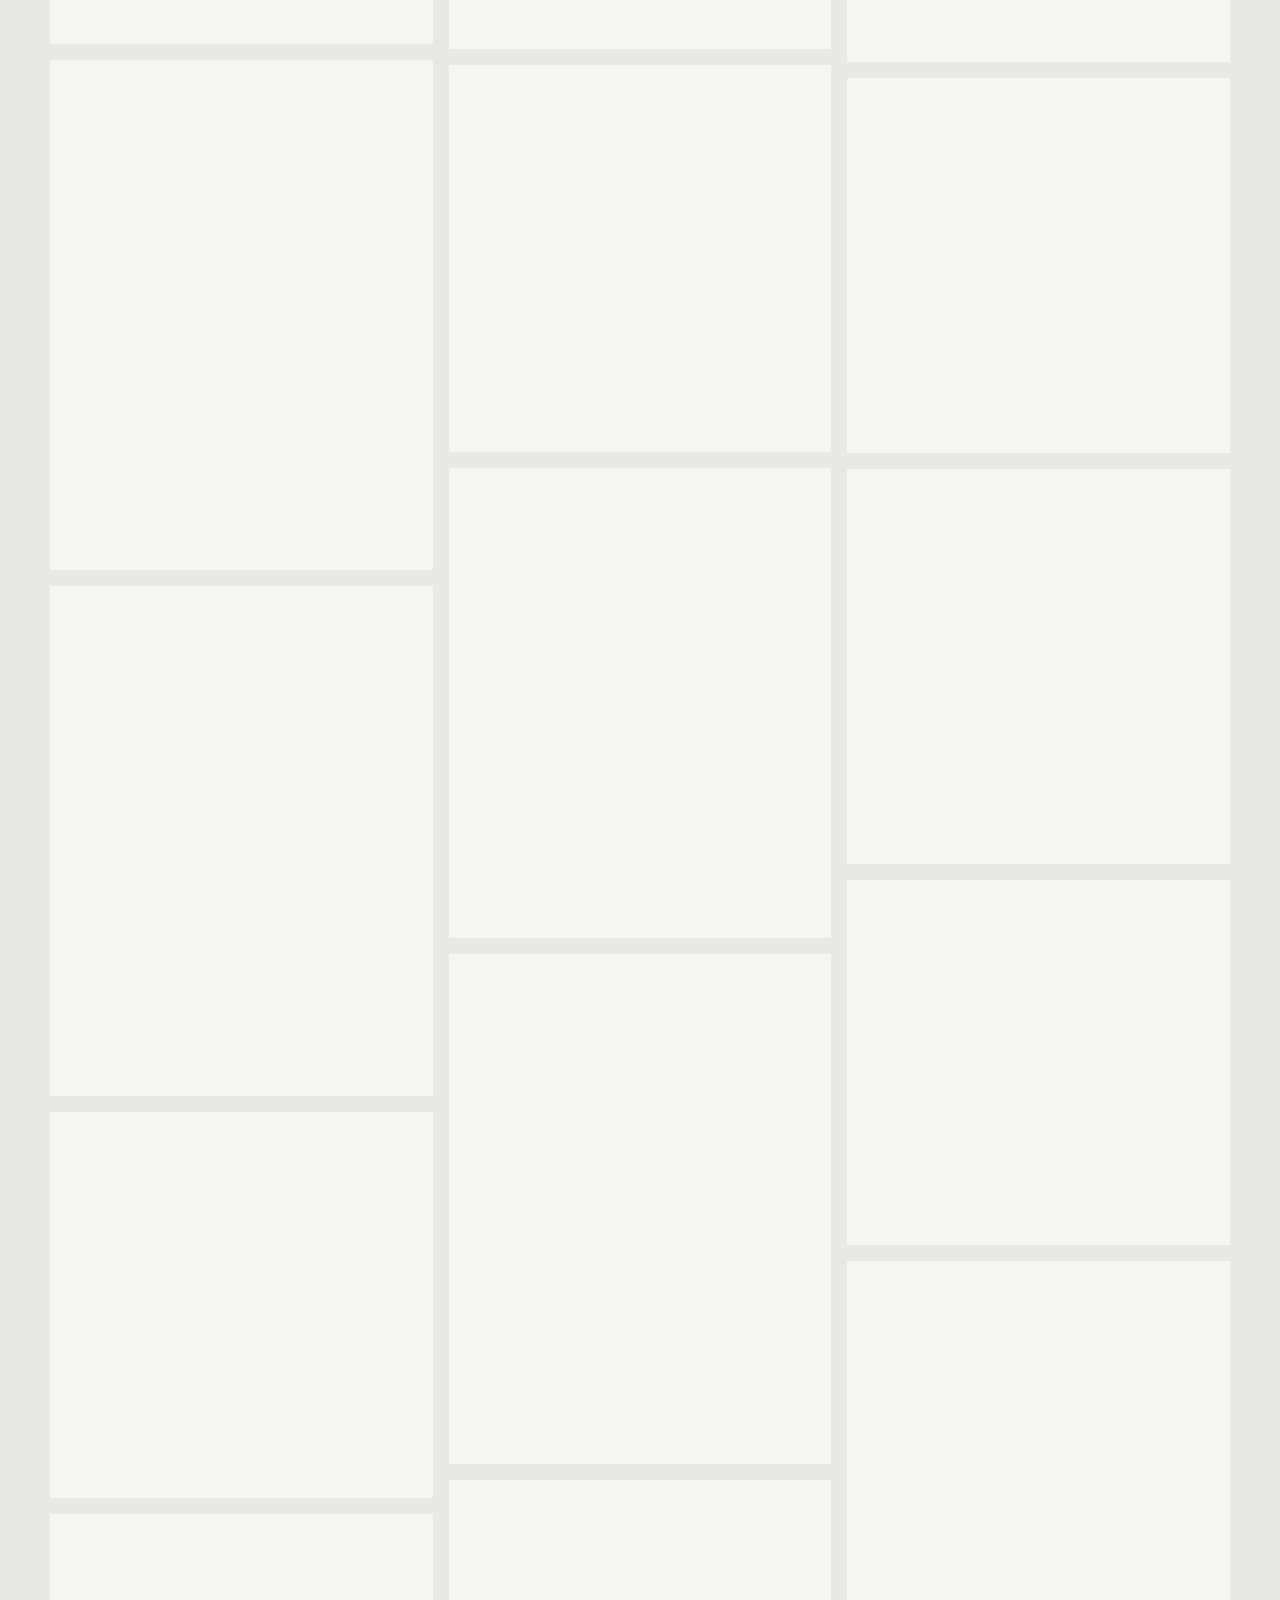
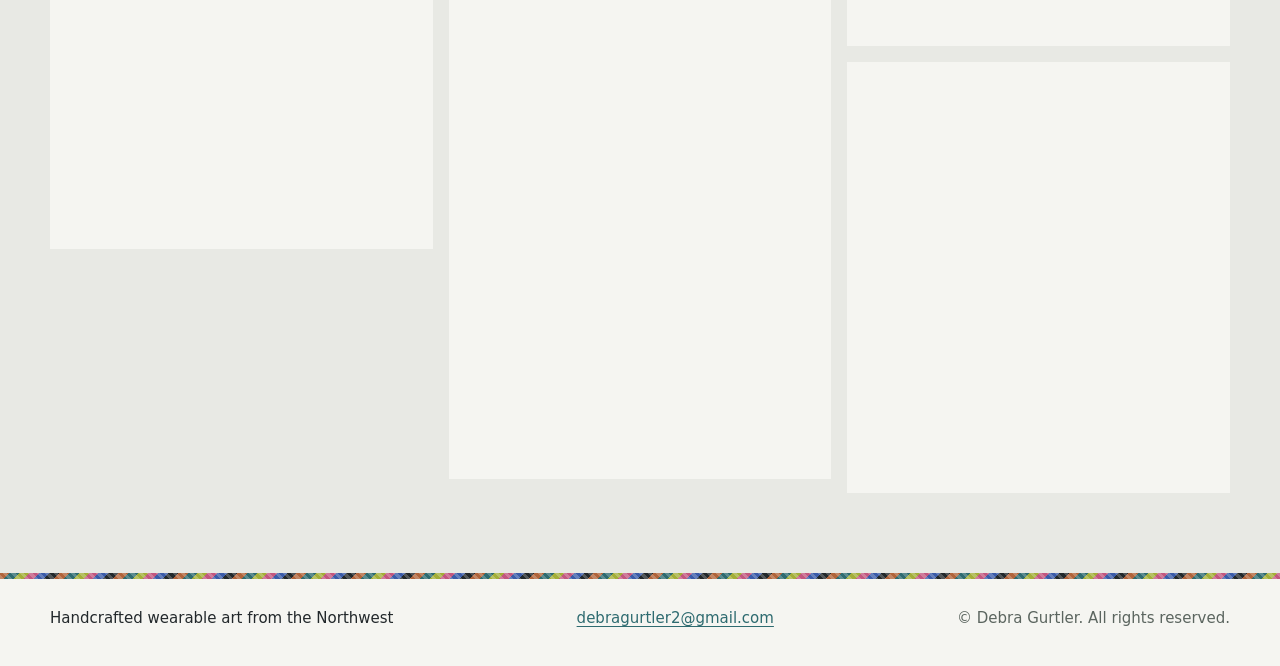
<file: necklaces-page-2.html>
<!doctype html><html lang="en"><head><meta charset="utf-8"><title>Debra Gurtler Designs</title>
<meta http-equiv="refresh" content="0; url=necklaces.html"><link rel="canonical" href="https://www.debragurtler.com/necklaces.html"></head>
<body><p><a href="necklaces.html">Continue to Debra Gurtler Designs</a></p></body></html>
</file>
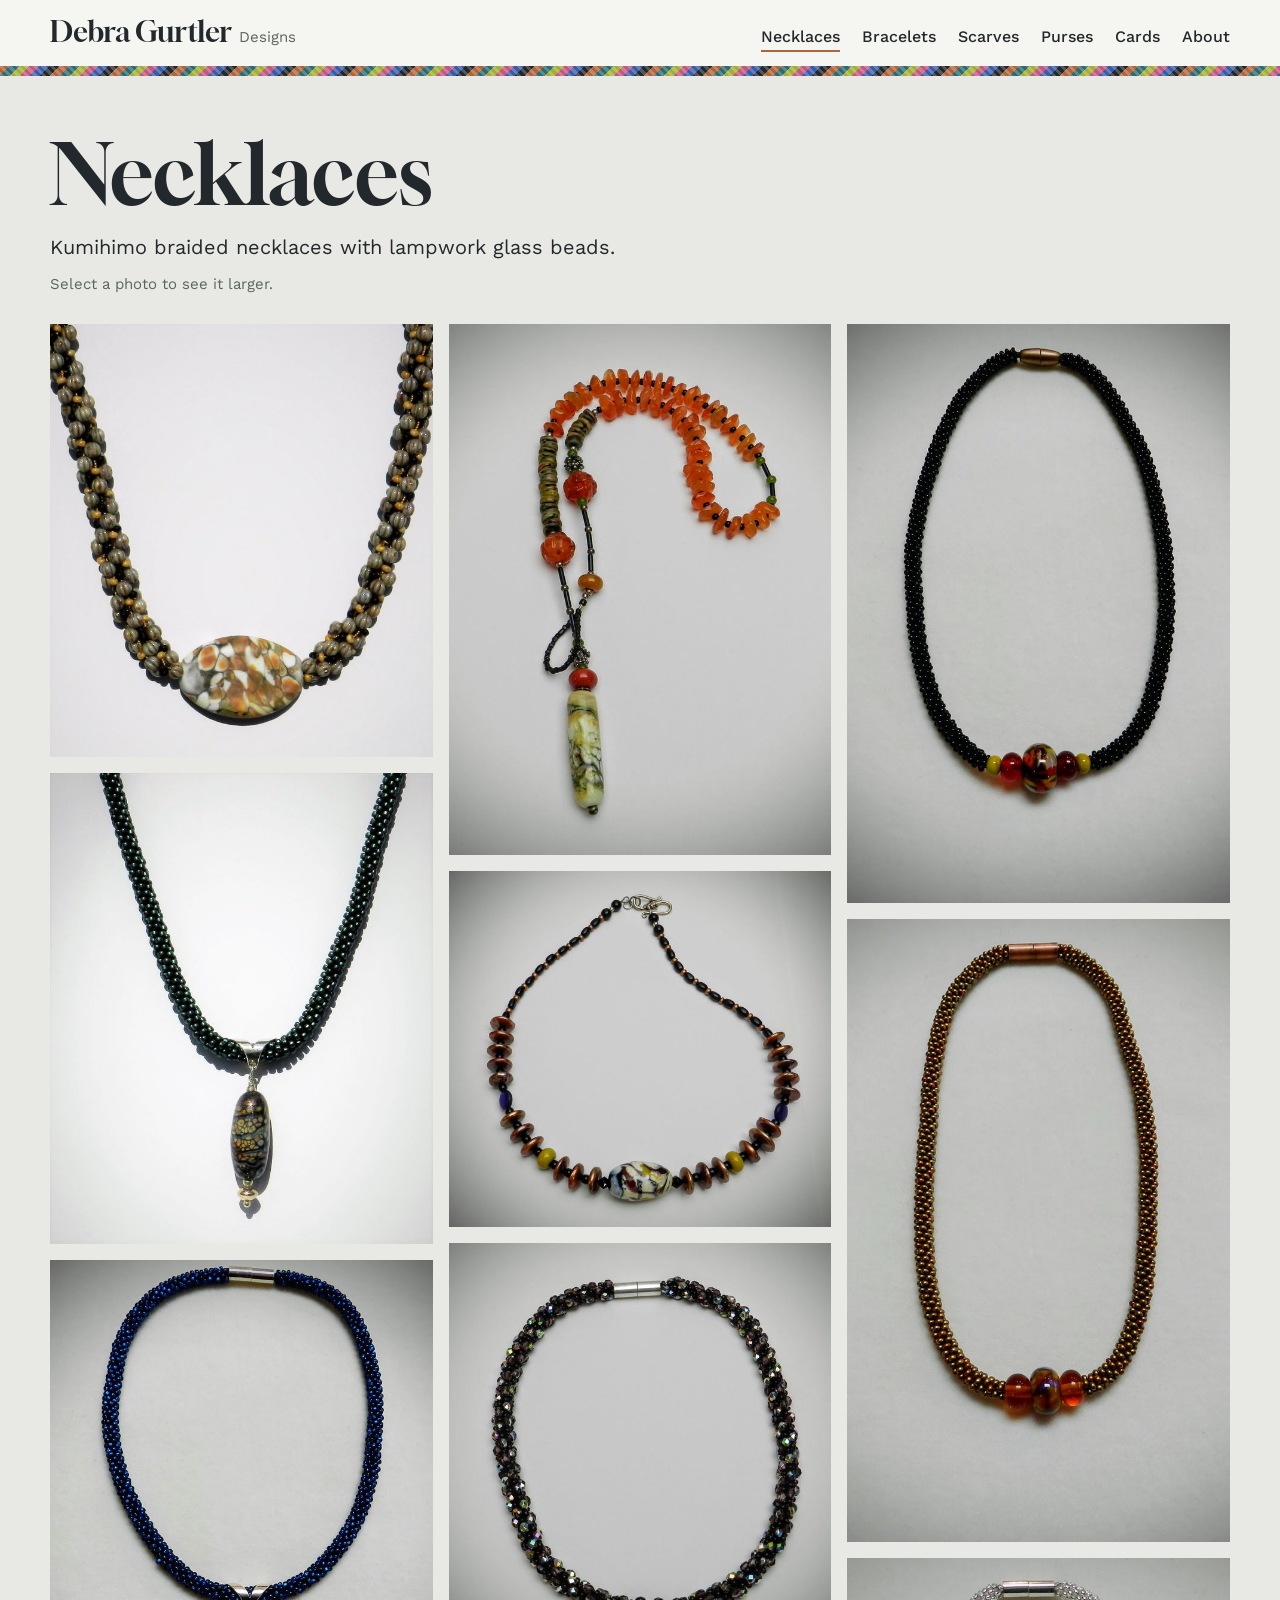
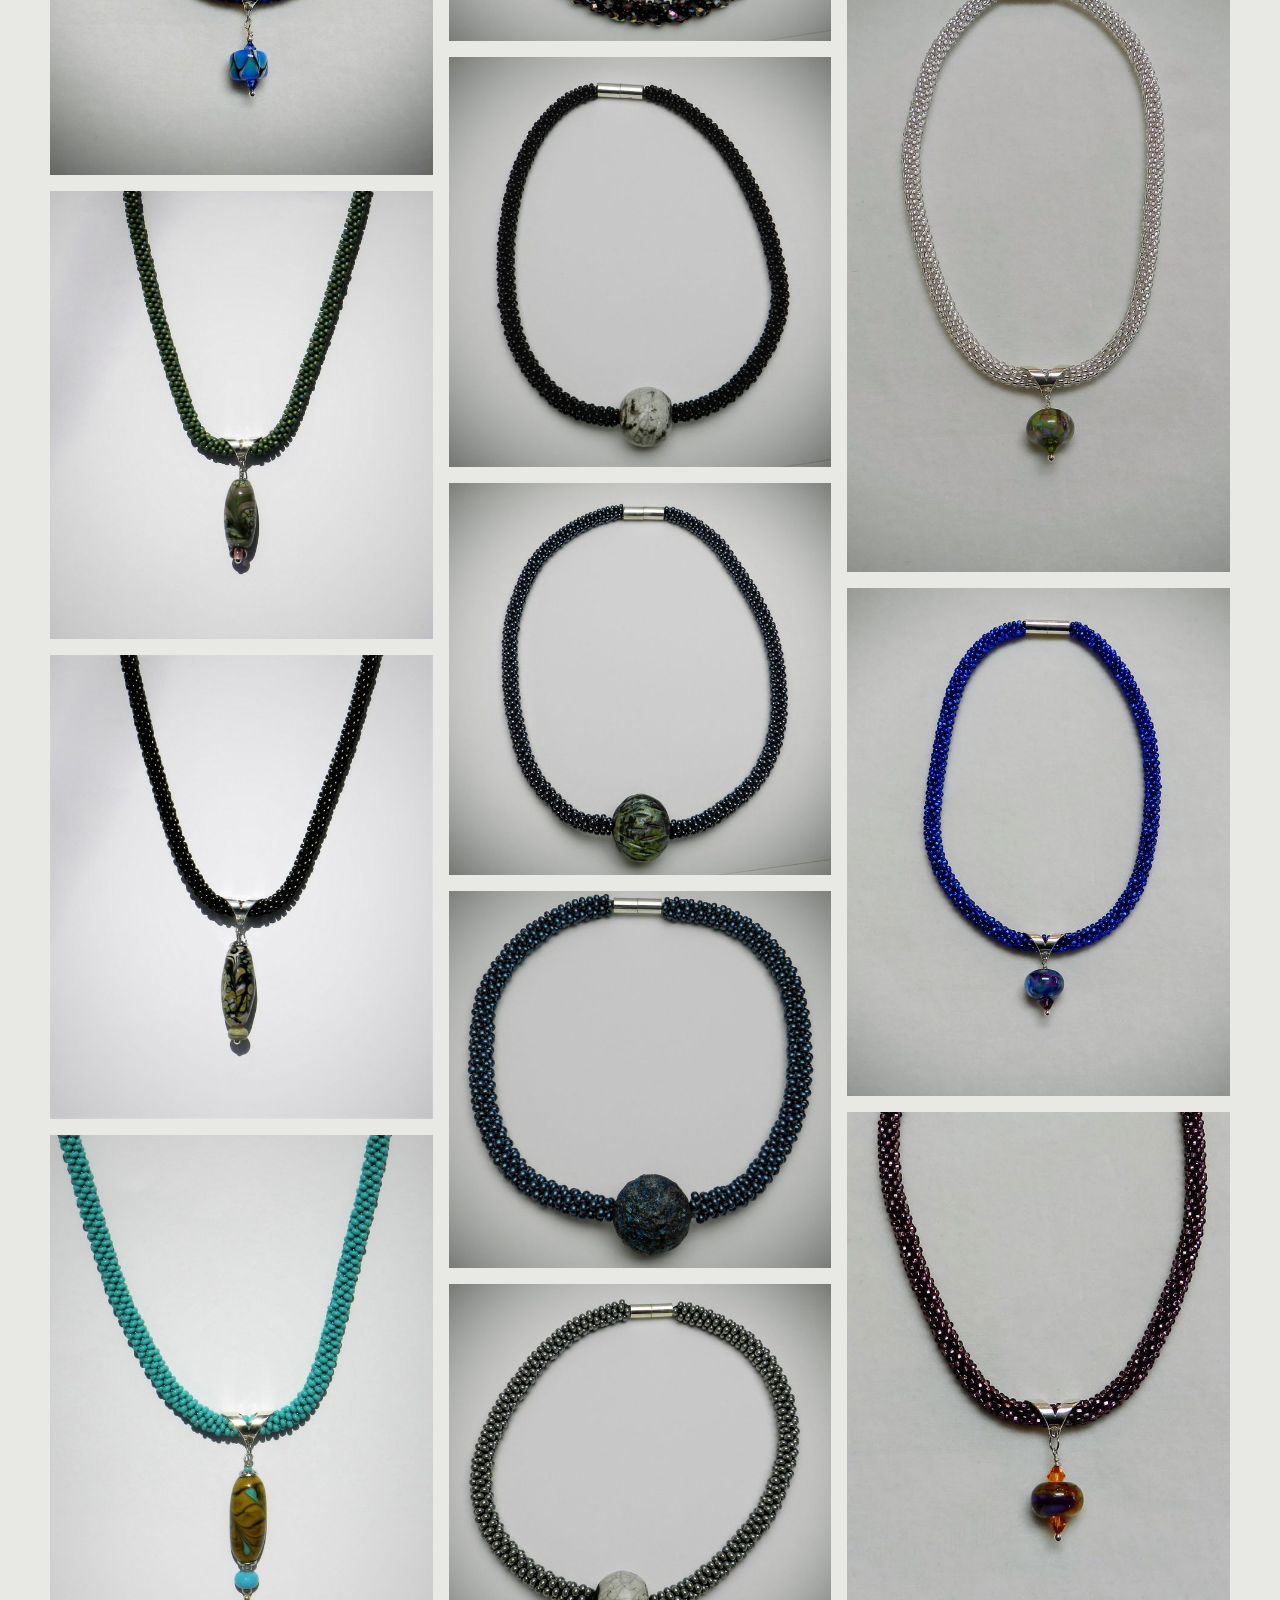
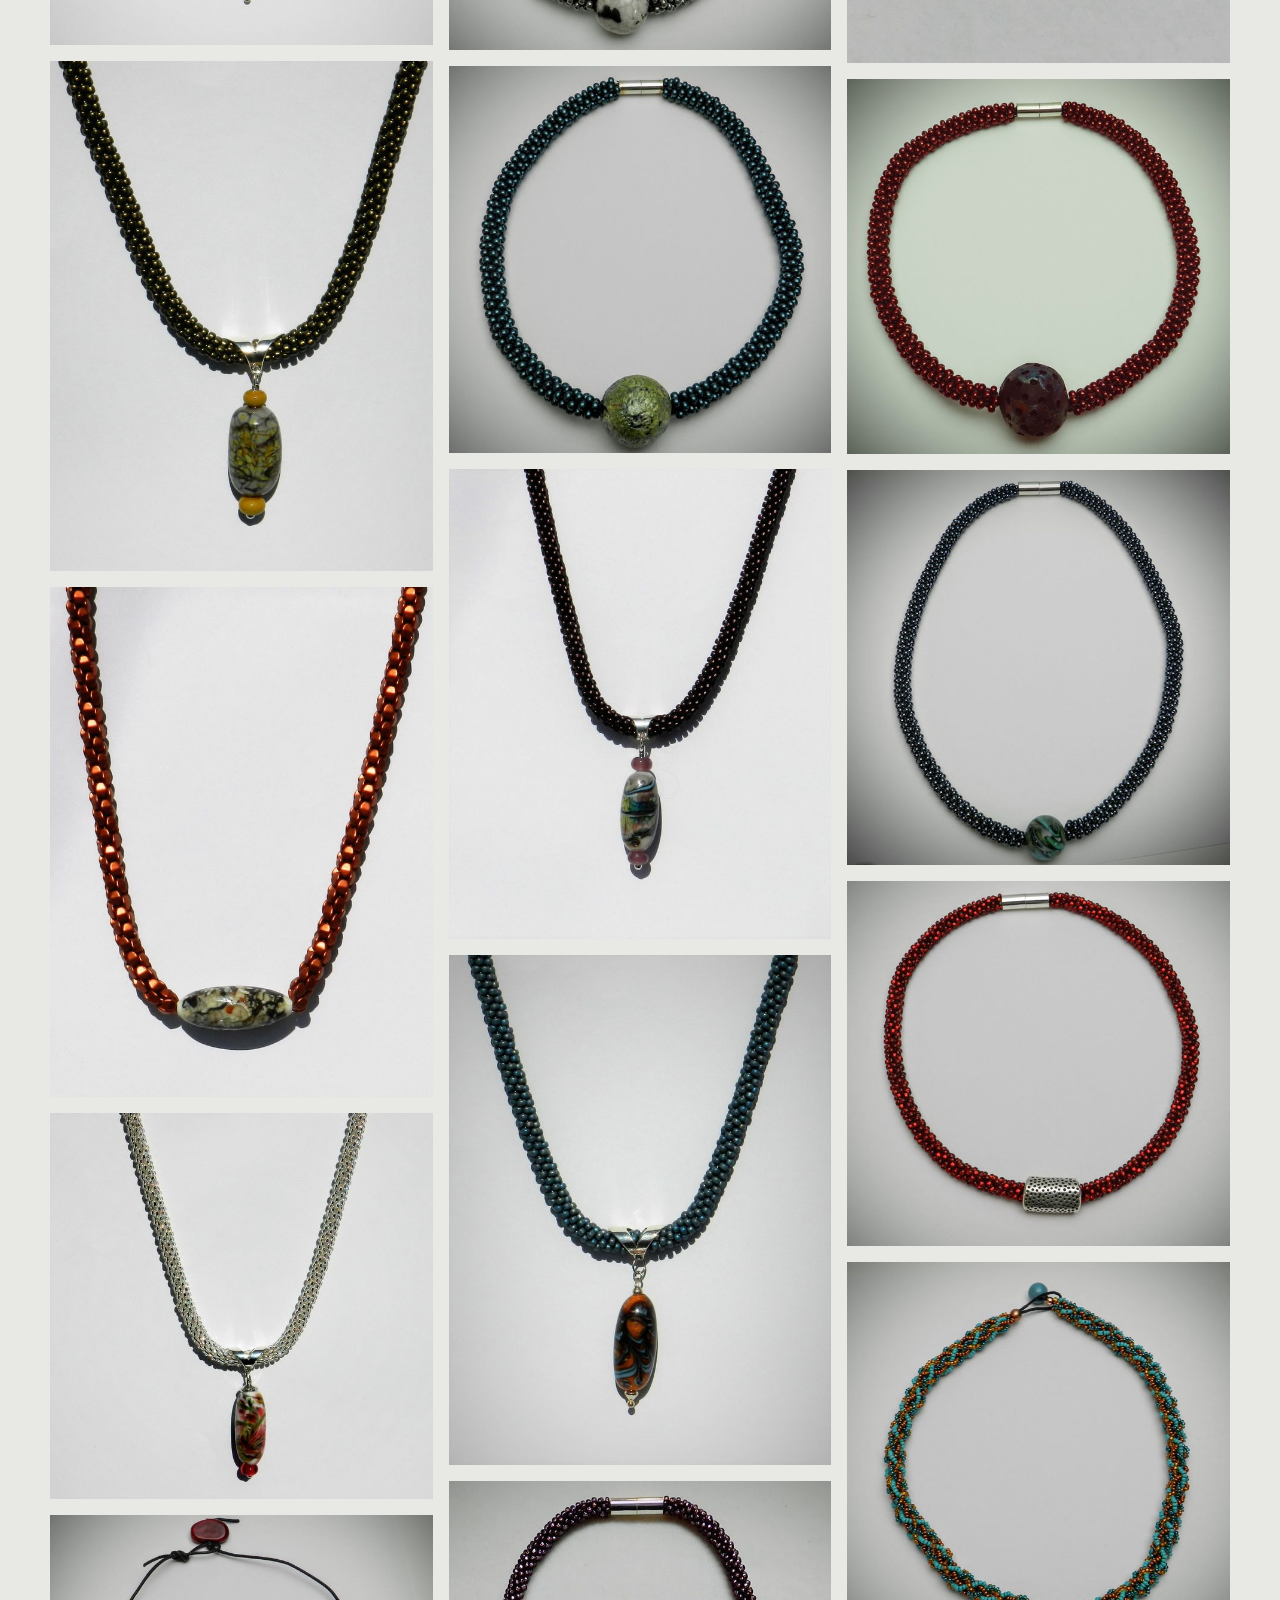
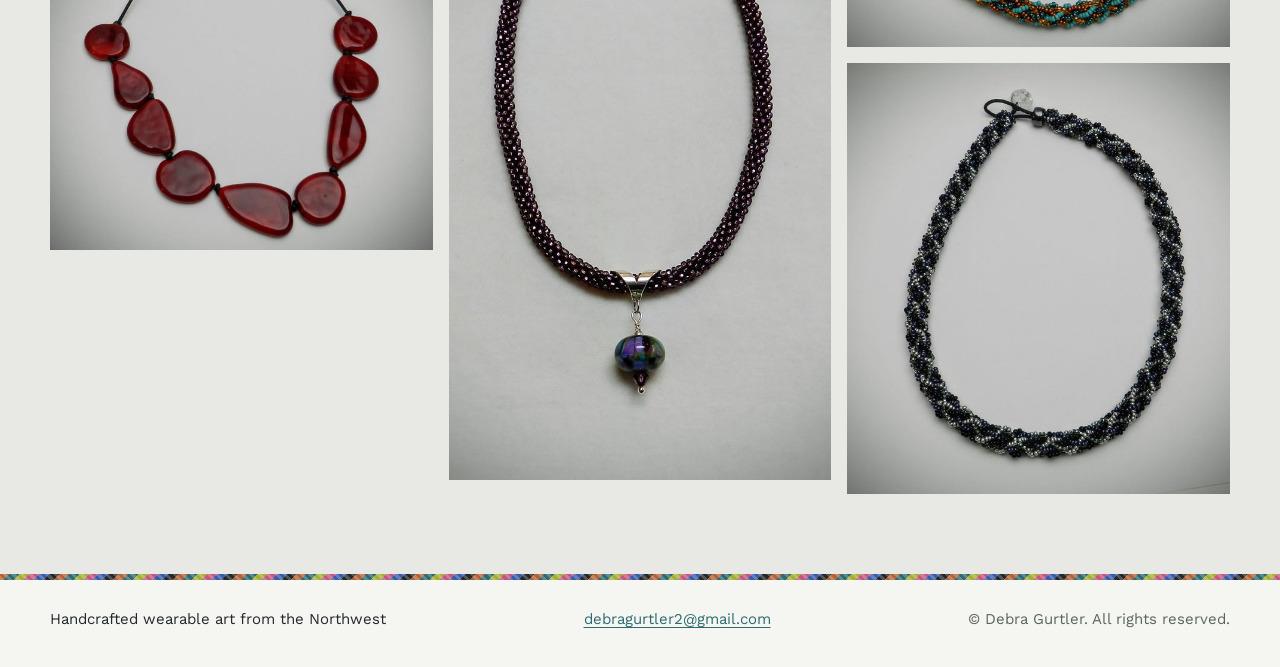
<file: necklaces.html>
<!doctype html>
<html lang="en">
<head>
<meta charset="utf-8">
<meta name="viewport" content="width=device-width, initial-scale=1">
<title>Necklaces | Debra Gurtler Designs</title>
<meta name="description" content="Necklaces by Debra Gurtler Designs, handcrafted wearable art from the Northwest.">
<link rel="preconnect" href="https://fonts.googleapis.com">
<link rel="preconnect" href="https://fonts.gstatic.com" crossorigin>
<link href="https://fonts.googleapis.com/css2?family=Gloock&family=Work+Sans:wght@400;500;600&display=swap" rel="stylesheet">
<link rel="stylesheet" href="style.css">
</head>
<body class="p-necklaces">
<a class="skip" href="#main">Skip to content</a>
<header class="site-head">
  <div class="wrap head-row">
    <a class="brand" href="index.html"><span class="brand-name">Debra Gurtler</span><span class="brand-sub">Designs</span></a>
    <nav aria-label="Main"><ul><li><a href="necklaces.html" aria-current="page">Necklaces</a></li><li><a href="bracelets.html">Bracelets</a></li><li><a href="scarves.html">Scarves</a></li><li><a href="purses.html">Purses</a></li><li><a href="cards.html">Cards</a></li><li><a href="about.html">About</a></li></ul></nav>
  </div>
  <div class="braid" aria-hidden="true"></div>
</header>
<main id="main">
<section class="wrap page-intro">
  <h1>Necklaces</h1>
  <p class="lede">Kumihimo braided necklaces with lampwork glass beads.</p>
  <p class="hint">Select a photo to see it larger.</p>
</section>
<section class="wrap"><div class="grid"><a class="tile" href="images/necklaces-01-lg.jpg" data-caption="Necklace 1 of 31"><img src="images/necklaces-01-sm.jpg" width="640" height="724" alt="Necklace 1 of 31" loading="lazy" decoding="async"></a><a class="tile" href="images/necklaces-02-lg.jpg" data-caption="Necklace 2 of 31"><img src="images/necklaces-02-sm.jpg" width="640" height="788" alt="Necklace 2 of 31" loading="lazy" decoding="async"></a><a class="tile" href="images/necklaces-03-lg.jpg" data-caption="Necklace 3 of 31"><img src="images/necklaces-03-sm.jpg" width="640" height="862" alt="Necklace 3 of 31" loading="lazy" decoding="async"></a><a class="tile" href="images/necklaces-04-lg.jpg" data-caption="Necklace 4 of 31"><img src="images/necklaces-04-sm.jpg" width="640" height="748" alt="Necklace 4 of 31" loading="lazy" decoding="async"></a><a class="tile" href="images/necklaces-05-lg.jpg" data-caption="Necklace 5 of 31"><img src="images/necklaces-05-sm.jpg" width="640" height="776" alt="Necklace 5 of 31" loading="lazy" decoding="async"></a><a class="tile" href="images/necklaces-06-lg.jpg" data-caption="Necklace 6 of 31"><img src="images/necklaces-06-sm.jpg" width="640" height="853" alt="Necklace 6 of 31" loading="lazy" decoding="async"></a><a class="tile" href="images/necklaces-07-lg.jpg" data-caption="Necklace 7 of 31"><img src="images/necklaces-07-sm.jpg" width="640" height="853" alt="Necklace 7 of 31" loading="lazy" decoding="async"></a><a class="tile" href="images/necklaces-08-lg.jpg" data-caption="Necklace 8 of 31"><img src="images/necklaces-08-sm.jpg" width="640" height="853" alt="Necklace 8 of 31" loading="lazy" decoding="async"></a><a class="tile" href="images/necklaces-09-lg.jpg" data-caption="Necklace 9 of 31"><img src="images/necklaces-09-sm.jpg" width="640" height="646" alt="Necklace 9 of 31" loading="lazy" decoding="async"></a><a class="tile" href="images/necklaces-10-lg.jpg" data-caption="Necklace 10 of 31"><img src="images/necklaces-10-sm.jpg" width="640" height="561" alt="Necklace 10 of 31" loading="lazy" decoding="async"></a><a class="tile" href="images/necklaces-11-lg.jpg" data-caption="Necklace 11 of 31"><img src="images/necklaces-11-sm.jpg" width="640" height="888" alt="Necklace 11 of 31" loading="lazy" decoding="async"></a><a class="tile" href="images/necklaces-12-lg.jpg" data-caption="Necklace 12 of 31"><img src="images/necklaces-12-sm.jpg" width="640" height="596" alt="Necklace 12 of 31" loading="lazy" decoding="async"></a><a class="tile" href="images/necklaces-13-lg.jpg" data-caption="Necklace 13 of 31"><img src="images/necklaces-13-sm.jpg" width="640" height="665" alt="Necklace 13 of 31" loading="lazy" decoding="async"></a><a class="tile" href="images/necklaces-14-lg.jpg" data-caption="Necklace 14 of 31"><img src="images/necklaces-14-sm.jpg" width="640" height="686" alt="Necklace 14 of 31" loading="lazy" decoding="async"></a><a class="tile" href="images/necklaces-15-lg.jpg" data-caption="Necklace 15 of 31"><img src="images/necklaces-15-sm.jpg" width="640" height="655" alt="Necklace 15 of 31" loading="lazy" decoding="async"></a><a class="tile" href="images/necklaces-16-lg.jpg" data-caption="Necklace 16 of 31"><img src="images/necklaces-16-sm.jpg" width="640" height="631" alt="Necklace 16 of 31" loading="lazy" decoding="async"></a><a class="tile" href="images/necklaces-17-lg.jpg" data-caption="Necklace 17 of 31"><img src="images/necklaces-17-sm.jpg" width="640" height="612" alt="Necklace 17 of 31" loading="lazy" decoding="async"></a><a class="tile" href="images/necklaces-18-lg.jpg" data-caption="Necklace 18 of 31"><img src="images/necklaces-18-sm.jpg" width="640" height="648" alt="Necklace 18 of 31" loading="lazy" decoding="async"></a><a class="tile" href="images/necklaces-19-lg.jpg" data-caption="Necklace 19 of 31"><img src="images/necklaces-19-sm.jpg" width="640" height="786" alt="Necklace 19 of 31" loading="lazy" decoding="async"></a><a class="tile" href="images/necklaces-20-lg.jpg" data-caption="Necklace 20 of 31"><img src="images/necklaces-20-sm.jpg" width="640" height="853" alt="Necklace 20 of 31" loading="lazy" decoding="async"></a><a class="tile" href="images/necklaces-21-lg.jpg" data-caption="Necklace 21 of 31"><img src="images/necklaces-21-sm.jpg" width="640" height="1002" alt="Necklace 21 of 31" loading="lazy" decoding="async"></a><a class="tile" href="images/necklaces-22-lg.jpg" data-caption="Necklace 22 of 31"><img src="images/necklaces-22-sm.jpg" width="640" height="968" alt="Necklace 22 of 31" loading="lazy" decoding="async"></a><a class="tile" href="images/necklaces-23-lg.jpg" data-caption="Necklace 23 of 31"><img src="images/necklaces-23-sm.jpg" width="640" height="1043" alt="Necklace 23 of 31" loading="lazy" decoding="async"></a><a class="tile" href="images/necklaces-24-lg.jpg" data-caption="Necklace 24 of 31"><img src="images/necklaces-24-sm.jpg" width="640" height="1027" alt="Necklace 24 of 31" loading="lazy" decoding="async"></a><a class="tile" href="images/necklaces-25-lg.jpg" data-caption="Necklace 25 of 31"><img src="images/necklaces-25-sm.jpg" width="640" height="849" alt="Necklace 25 of 31" loading="lazy" decoding="async"></a><a class="tile" href="images/necklaces-26-lg.jpg" data-caption="Necklace 26 of 31"><img src="images/necklaces-26-sm.jpg" width="640" height="921" alt="Necklace 26 of 31" loading="lazy" decoding="async"></a><a class="tile" href="images/necklaces-27-lg.jpg" data-caption="Necklace 27 of 31"><img src="images/necklaces-27-sm.jpg" width="640" height="628" alt="Necklace 27 of 31" loading="lazy" decoding="async"></a><a class="tile" href="images/necklaces-28-lg.jpg" data-caption="Necklace 28 of 31"><img src="images/necklaces-28-sm.jpg" width="640" height="660" alt="Necklace 28 of 31" loading="lazy" decoding="async"></a><a class="tile" href="images/necklaces-29-lg.jpg" data-caption="Necklace 29 of 31"><img src="images/necklaces-29-sm.jpg" width="640" height="610" alt="Necklace 29 of 31" loading="lazy" decoding="async"></a><a class="tile" href="images/necklaces-30-lg.jpg" data-caption="Necklace 30 of 31"><img src="images/necklaces-30-sm.jpg" width="640" height="645" alt="Necklace 30 of 31" loading="lazy" decoding="async"></a><a class="tile" href="images/necklaces-31-lg.jpg" data-caption="Necklace 31 of 31"><img src="images/necklaces-31-sm.jpg" width="640" height="721" alt="Necklace 31 of 31" loading="lazy" decoding="async"></a></div></section>
</main>
<footer class="site-foot">
  <div class="braid thin" aria-hidden="true"></div>
  <div class="wrap foot-row">
    <p>Handcrafted wearable art from the Northwest</p>
    <p><a href="mailto:debragurtler2@gmail.com">debragurtler2@gmail.com</a></p>
    <p class="copy">&copy; Debra Gurtler. All rights reserved.</p>
  </div>
</footer>
<dialog class="lightbox" aria-label="Photo viewer">
  <button class="lb-close" type="button" aria-label="Close">&times;</button>
  <figure><img alt=""><figcaption></figcaption></figure>
  <button class="lb-prev" type="button" aria-label="Previous photo">&#8249;</button>
  <button class="lb-next" type="button" aria-label="Next photo">&#8250;</button>
</dialog>
<script src="site.js"></script>
</body>
</html>
</file>
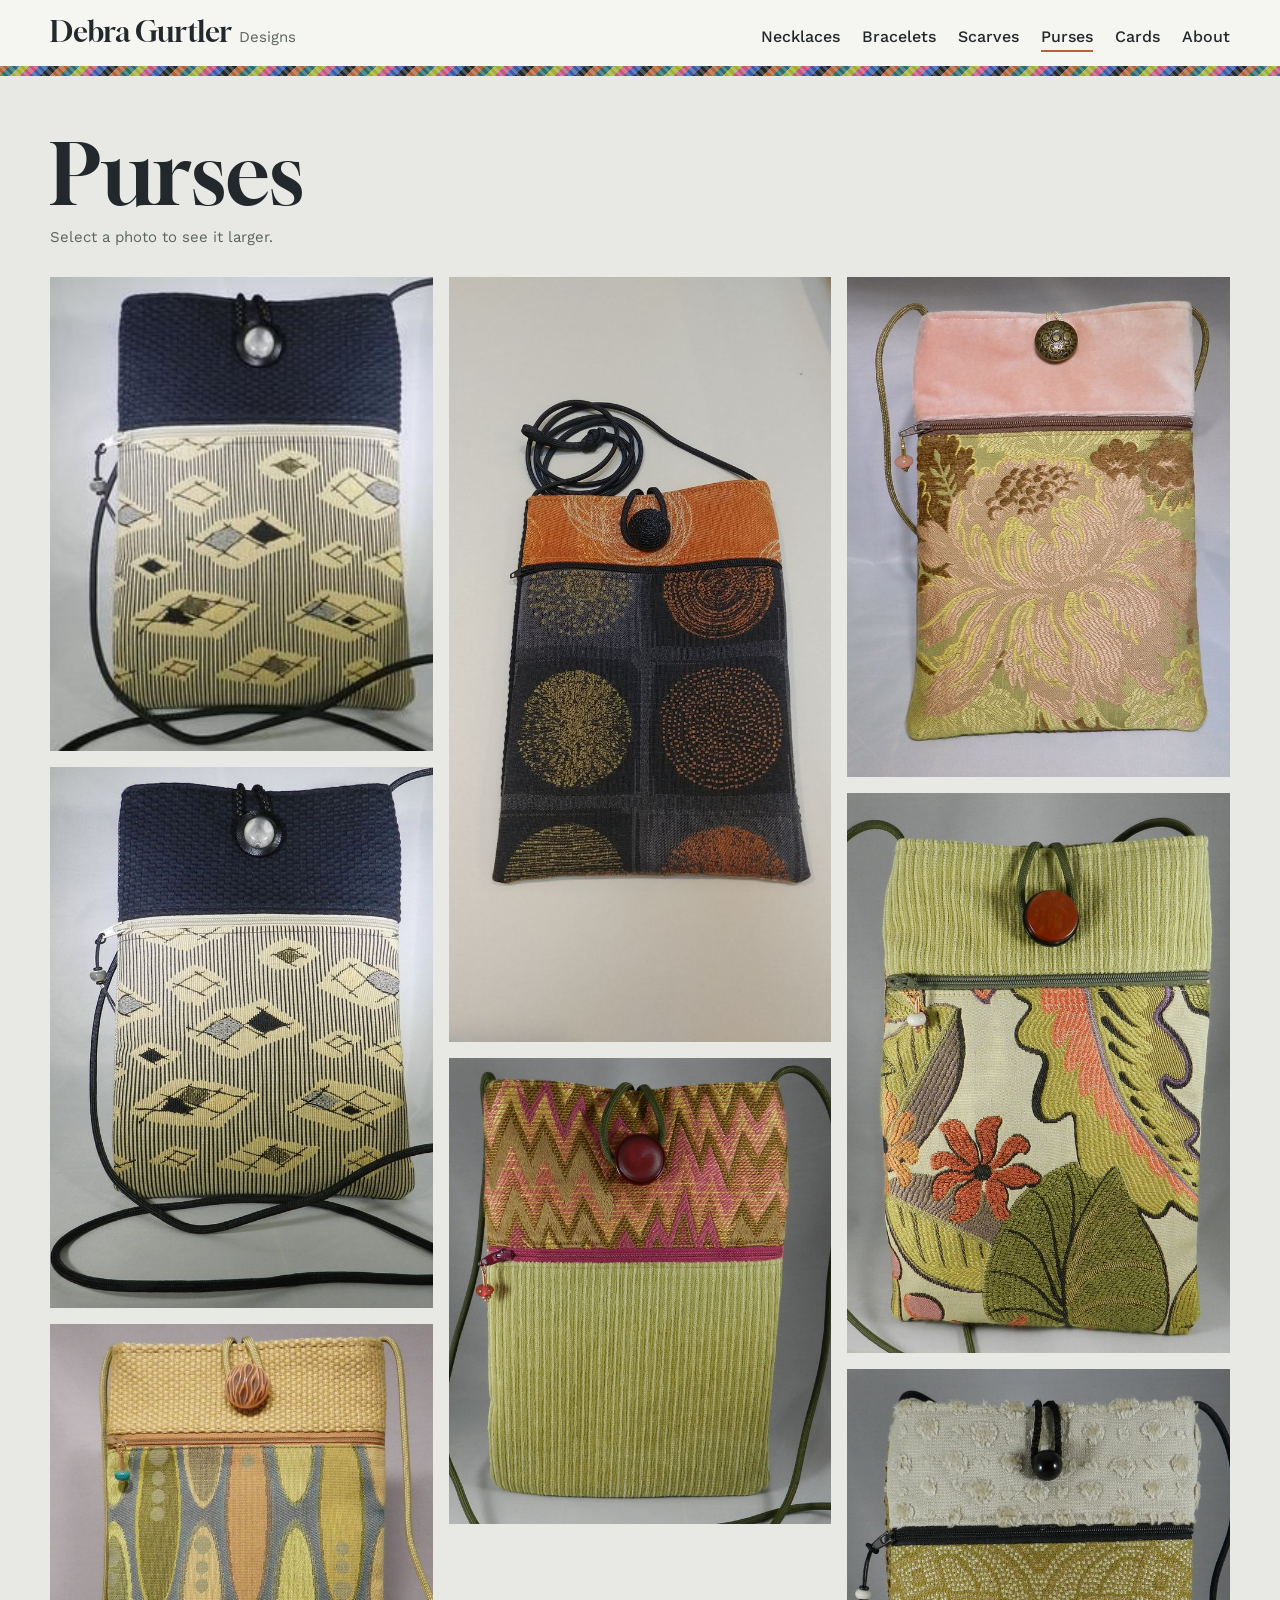
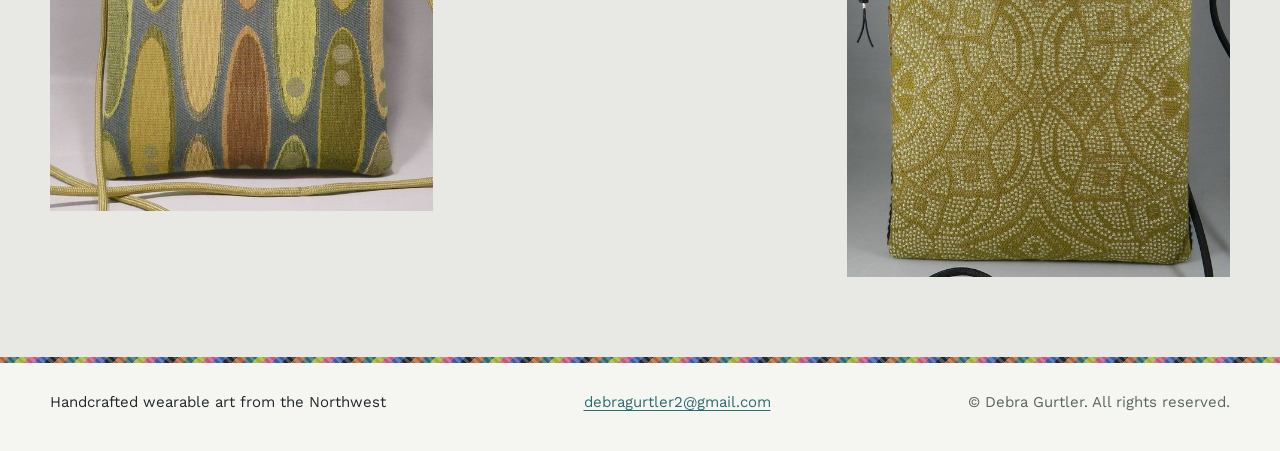
<file: purses.html>
<!doctype html>
<html lang="en">
<head>
<meta charset="utf-8">
<meta name="viewport" content="width=device-width, initial-scale=1">
<title>Purses | Debra Gurtler Designs</title>
<meta name="description" content="Purses by Debra Gurtler Designs, handcrafted wearable art from the Northwest.">
<link rel="preconnect" href="https://fonts.googleapis.com">
<link rel="preconnect" href="https://fonts.gstatic.com" crossorigin>
<link href="https://fonts.googleapis.com/css2?family=Gloock&family=Work+Sans:wght@400;500;600&display=swap" rel="stylesheet">
<link rel="stylesheet" href="style.css">
</head>
<body class="p-purses">
<a class="skip" href="#main">Skip to content</a>
<header class="site-head">
  <div class="wrap head-row">
    <a class="brand" href="index.html"><span class="brand-name">Debra Gurtler</span><span class="brand-sub">Designs</span></a>
    <nav aria-label="Main"><ul><li><a href="necklaces.html">Necklaces</a></li><li><a href="bracelets.html">Bracelets</a></li><li><a href="scarves.html">Scarves</a></li><li><a href="purses.html" aria-current="page">Purses</a></li><li><a href="cards.html">Cards</a></li><li><a href="about.html">About</a></li></ul></nav>
  </div>
  <div class="braid" aria-hidden="true"></div>
</header>
<main id="main">
<section class="wrap page-intro">
  <h1>Purses</h1>
  
  <p class="hint">Select a photo to see it larger.</p>
</section>
<section class="wrap"><div class="grid"><a class="tile" href="images/purses-01-lg.jpg" data-caption="Purse 1 of 8"><img src="images/purses-01-sm.jpg" width="265" height="328" alt="Purse 1 of 8" loading="lazy" decoding="async"></a><a class="tile" href="images/purses-02-lg.jpg" data-caption="Purse 2 of 8"><img src="images/purses-02-sm.jpg" width="640" height="906" alt="Purse 2 of 8" loading="lazy" decoding="async"></a><a class="tile" href="images/purses-03-lg.jpg" data-caption="Purse 3 of 8"><img src="images/purses-03-sm.jpg" width="640" height="814" alt="Purse 3 of 8" loading="lazy" decoding="async"></a><a class="tile" href="images/purses-04-lg.jpg" data-caption="Purse 4 of 8"><img src="images/purses-04-sm.jpg" width="640" height="1280" alt="Purse 4 of 8" loading="lazy" decoding="async"></a><a class="tile" href="images/purses-05-lg.jpg" data-caption="Purse 5 of 8"><img src="images/purses-05-sm.jpg" width="640" height="778" alt="Purse 5 of 8" loading="lazy" decoding="async"></a><a class="tile" href="images/purses-06-lg.jpg" data-caption="Purse 6 of 8"><img src="images/purses-06-sm.jpg" width="640" height="836" alt="Purse 6 of 8" loading="lazy" decoding="async"></a><a class="tile" href="images/purses-07-lg.jpg" data-caption="Purse 7 of 8"><img src="images/purses-07-sm.jpg" width="640" height="937" alt="Purse 7 of 8" loading="lazy" decoding="async"></a><a class="tile" href="images/purses-08-lg.jpg" data-caption="Purse 8 of 8"><img src="images/purses-08-sm.jpg" width="640" height="850" alt="Purse 8 of 8" loading="lazy" decoding="async"></a></div></section>
</main>
<footer class="site-foot">
  <div class="braid thin" aria-hidden="true"></div>
  <div class="wrap foot-row">
    <p>Handcrafted wearable art from the Northwest</p>
    <p><a href="mailto:debragurtler2@gmail.com">debragurtler2@gmail.com</a></p>
    <p class="copy">&copy; Debra Gurtler. All rights reserved.</p>
  </div>
</footer>
<dialog class="lightbox" aria-label="Photo viewer">
  <button class="lb-close" type="button" aria-label="Close">&times;</button>
  <figure><img alt=""><figcaption></figcaption></figure>
  <button class="lb-prev" type="button" aria-label="Previous photo">&#8249;</button>
  <button class="lb-next" type="button" aria-label="Next photo">&#8250;</button>
</dialog>
<script src="site.js"></script>
</body>
</html>
</file>
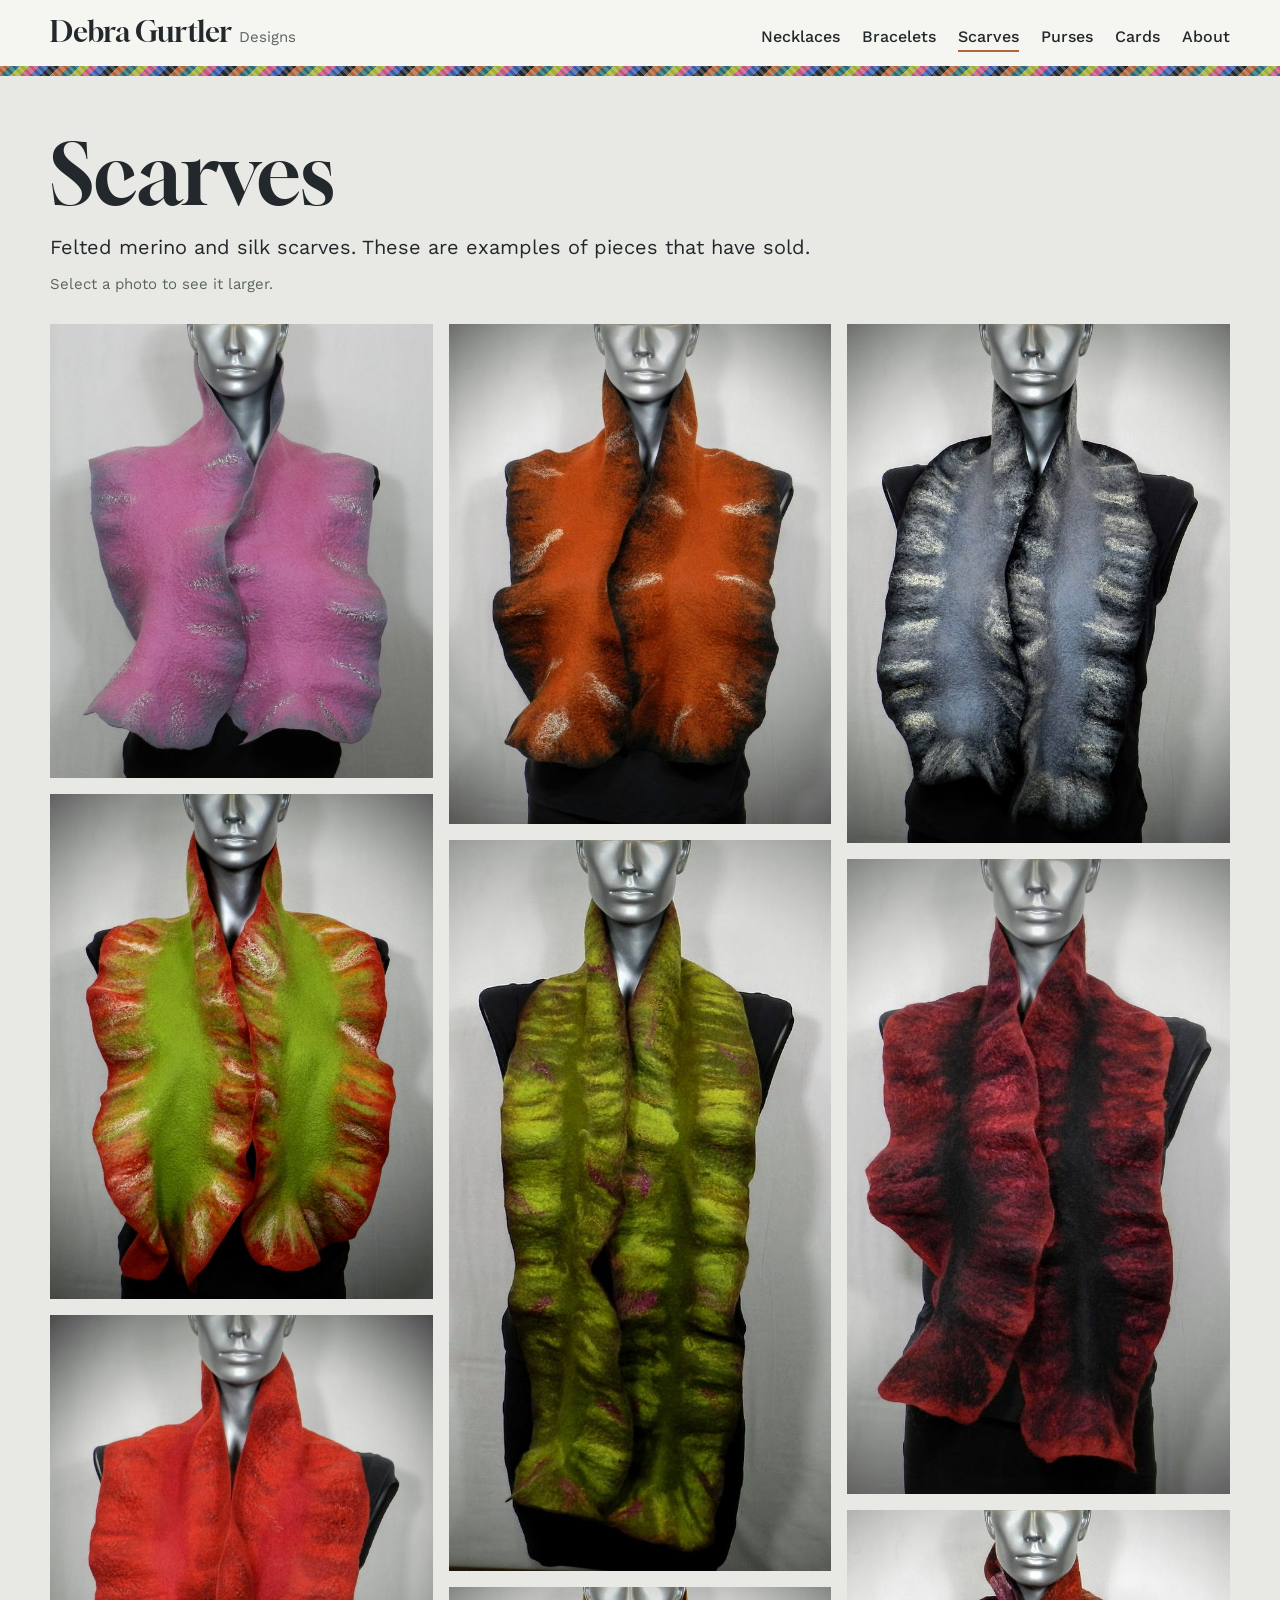
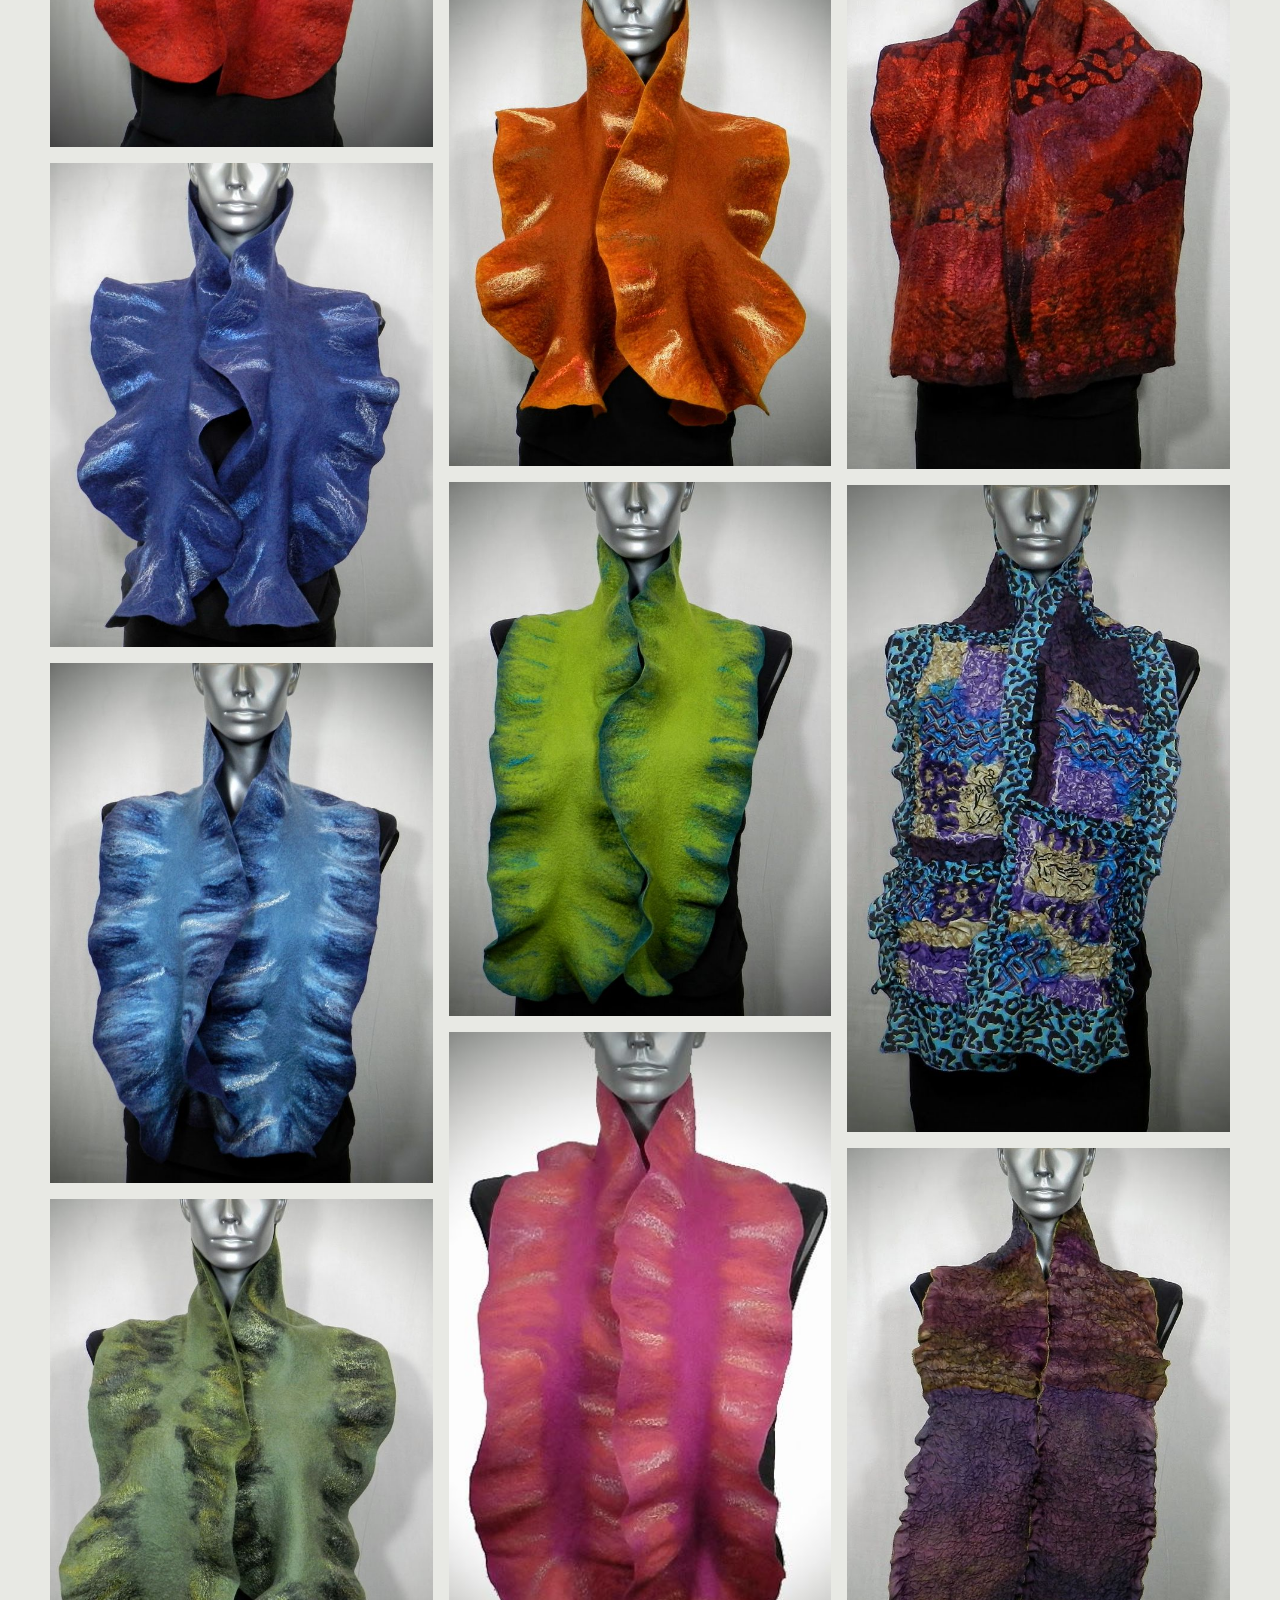
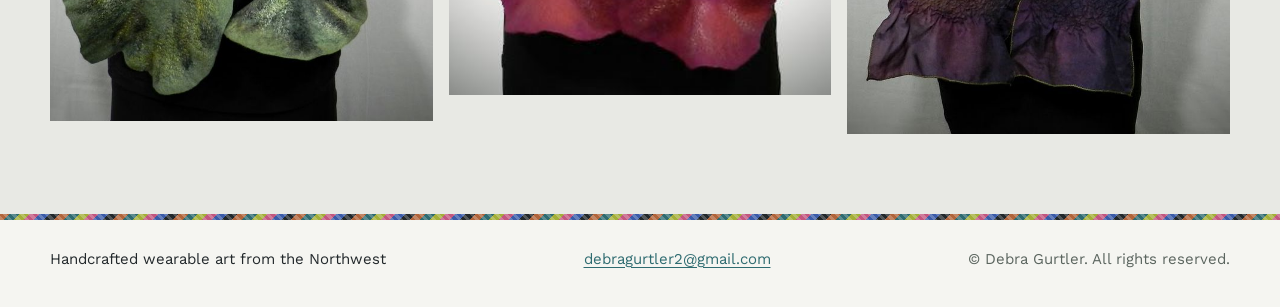
<file: scarves.html>
<!doctype html>
<html lang="en">
<head>
<meta charset="utf-8">
<meta name="viewport" content="width=device-width, initial-scale=1">
<title>Scarves | Debra Gurtler Designs</title>
<meta name="description" content="Scarves by Debra Gurtler Designs, handcrafted wearable art from the Northwest.">
<link rel="preconnect" href="https://fonts.googleapis.com">
<link rel="preconnect" href="https://fonts.gstatic.com" crossorigin>
<link href="https://fonts.googleapis.com/css2?family=Gloock&family=Work+Sans:wght@400;500;600&display=swap" rel="stylesheet">
<link rel="stylesheet" href="style.css">
</head>
<body class="p-scarves">
<a class="skip" href="#main">Skip to content</a>
<header class="site-head">
  <div class="wrap head-row">
    <a class="brand" href="index.html"><span class="brand-name">Debra Gurtler</span><span class="brand-sub">Designs</span></a>
    <nav aria-label="Main"><ul><li><a href="necklaces.html">Necklaces</a></li><li><a href="bracelets.html">Bracelets</a></li><li><a href="scarves.html" aria-current="page">Scarves</a></li><li><a href="purses.html">Purses</a></li><li><a href="cards.html">Cards</a></li><li><a href="about.html">About</a></li></ul></nav>
  </div>
  <div class="braid" aria-hidden="true"></div>
</header>
<main id="main">
<section class="wrap page-intro">
  <h1>Scarves</h1>
  <p class="lede">Felted merino and silk scarves. These are examples of pieces that have sold.</p>
  <p class="hint">Select a photo to see it larger.</p>
</section>
<section class="wrap"><div class="grid"><a class="tile" href="images/scarves-01-lg.jpg" data-caption="Scarf 1 of 16"><img src="images/scarves-01-sm.jpg" width="640" height="759" alt="Scarf 1 of 16" loading="lazy" decoding="async"></a><a class="tile" href="images/scarves-02-lg.jpg" data-caption="Scarf 2 of 16"><img src="images/scarves-02-sm.jpg" width="640" height="845" alt="Scarf 2 of 16" loading="lazy" decoding="async"></a><a class="tile" href="images/scarves-03-lg.jpg" data-caption="Scarf 3 of 16"><img src="images/scarves-03-sm.jpg" width="640" height="722" alt="Scarf 3 of 16" loading="lazy" decoding="async"></a><a class="tile" href="images/scarves-04-lg.jpg" data-caption="Scarf 4 of 16"><img src="images/scarves-04-sm.jpg" width="640" height="810" alt="Scarf 4 of 16" loading="lazy" decoding="async"></a><a class="tile" href="images/scarves-05-lg.jpg" data-caption="Scarf 5 of 16"><img src="images/scarves-05-sm.jpg" width="640" height="869" alt="Scarf 5 of 16" loading="lazy" decoding="async"></a><a class="tile" href="images/scarves-06-lg.jpg" data-caption="Scarf 6 of 16"><img src="images/scarves-06-sm.jpg" width="640" height="874" alt="Scarf 6 of 16" loading="lazy" decoding="async"></a><a class="tile" href="images/scarves-07-lg.jpg" data-caption="Scarf 7 of 16"><img src="images/scarves-07-sm.jpg" width="640" height="837" alt="Scarf 7 of 16" loading="lazy" decoding="async"></a><a class="tile" href="images/scarves-08-lg.jpg" data-caption="Scarf 8 of 16"><img src="images/scarves-08-sm.jpg" width="566" height="1080" alt="Scarf 8 of 16" loading="lazy" decoding="async"></a><a class="tile" href="images/scarves-09-lg.jpg" data-caption="Scarf 9 of 16"><img src="images/scarves-09-sm.jpg" width="640" height="801" alt="Scarf 9 of 16" loading="lazy" decoding="async"></a><a class="tile" href="images/scarves-10-lg.jpg" data-caption="Scarf 10 of 16"><img src="images/scarves-10-sm.jpg" width="640" height="894" alt="Scarf 10 of 16" loading="lazy" decoding="async"></a><a class="tile" href="images/scarves-11-lg.jpg" data-caption="Scarf 11 of 16"><img src="images/scarves-11-sm.jpg" width="374" height="648" alt="Scarf 11 of 16" loading="lazy" decoding="async"></a><a class="tile" href="images/scarves-12-lg.jpg" data-caption="Scarf 12 of 16"><img src="images/scarves-12-sm.jpg" width="640" height="868" alt="Scarf 12 of 16" loading="lazy" decoding="async"></a><a class="tile" href="images/scarves-13-lg.jpg" data-caption="Scarf 13 of 16"><img src="images/scarves-13-sm.jpg" width="640" height="1062" alt="Scarf 13 of 16" loading="lazy" decoding="async"></a><a class="tile" href="images/scarves-14-lg.jpg" data-caption="Scarf 14 of 16"><img src="images/scarves-14-sm.jpg" width="640" height="935" alt="Scarf 14 of 16" loading="lazy" decoding="async"></a><a class="tile" href="images/scarves-15-lg.jpg" data-caption="Scarf 15 of 16"><img src="images/scarves-15-sm.jpg" width="600" height="1015" alt="Scarf 15 of 16" loading="lazy" decoding="async"></a><a class="tile" href="images/scarves-16-lg.jpg" data-caption="Scarf 16 of 16"><img src="images/scarves-16-sm.jpg" width="640" height="979" alt="Scarf 16 of 16" loading="lazy" decoding="async"></a></div></section>
</main>
<footer class="site-foot">
  <div class="braid thin" aria-hidden="true"></div>
  <div class="wrap foot-row">
    <p>Handcrafted wearable art from the Northwest</p>
    <p><a href="mailto:debragurtler2@gmail.com">debragurtler2@gmail.com</a></p>
    <p class="copy">&copy; Debra Gurtler. All rights reserved.</p>
  </div>
</footer>
<dialog class="lightbox" aria-label="Photo viewer">
  <button class="lb-close" type="button" aria-label="Close">&times;</button>
  <figure><img alt=""><figcaption></figcaption></figure>
  <button class="lb-prev" type="button" aria-label="Previous photo">&#8249;</button>
  <button class="lb-next" type="button" aria-label="Next photo">&#8250;</button>
</dialog>
<script src="site.js"></script>
</body>
</html>
</file>
<file: style.css>
/* Debra Gurtler Designs */
:root{
  --lichen:#E8E9E4;   /* page background, close to the photo backdrops */
  --paper:#F5F5F1;
  --slate:#22282B;    /* text */
  --moss:#5B655F;     /* secondary text */
  --line:#CDD0C9;
  --teal:#2E6B70;     /* links */
  /* cord colours for the braided band, taken from the work */
  --copper:#B0643A; --chartreuse:#A3AE38; --rose:#C2577F; --cobalt:#3A5BA8;
  --display:"Gloock", Georgia, "Times New Roman", serif;
  --text:"Work Sans", "Segoe UI", system-ui, sans-serif;
}
*{box-sizing:border-box}
html{-webkit-text-size-adjust:100%}
body{margin:0;background:var(--lichen);color:var(--slate);font-family:var(--text);font-size:17px;line-height:1.55}
img{display:block;max-width:100%;height:auto}
a{color:var(--teal);text-underline-offset:.18em}
a:hover{color:var(--slate)}
:focus-visible{outline:3px solid var(--cobalt);outline-offset:3px}
.wrap{width:min(1180px,100% - 32px);margin-inline:auto}
.skip{position:absolute;left:-9999px}
.skip:focus{left:16px;top:16px;background:var(--paper);padding:8px 12px;z-index:10}

/* braided band */
.braid{height:10px;background:
  repeating-linear-gradient(45deg,rgba(255,255,255,.22) 0 3px,transparent 3px 6px),
  repeating-linear-gradient(135deg,var(--copper) 0 7px,var(--teal) 7px 14px,var(--chartreuse) 14px 21px,var(--rose) 21px 28px,var(--cobalt) 28px 35px,var(--slate) 35px 42px)}
.braid.thin{height:6px}

/* header */
.site-head{background:var(--paper)}
.head-row{display:flex;align-items:baseline;justify-content:space-between;gap:24px;padding:18px 0 16px;flex-wrap:wrap}
.brand{text-decoration:none;color:var(--slate);display:flex;align-items:baseline;gap:.4em}
.brand-name{font-family:var(--display);font-size:28px;line-height:1}
.brand-sub{font-size:15px;color:var(--moss)}
nav ul{list-style:none;margin:0;padding:0;display:flex;flex-wrap:wrap;gap:4px 22px}
nav a{color:var(--slate);text-decoration:none;font-weight:500;font-size:16px;padding:4px 0;border-bottom:2px solid transparent}
nav a:hover{border-bottom-color:var(--line)}
nav a[aria-current="page"]{border-bottom-color:var(--copper)}

/* home */
.hero{padding:64px 0 36px}
.hero-name{font-family:var(--display);font-weight:400;font-size:clamp(52px,10vw,132px);line-height:.92;letter-spacing:-.01em;margin:0}
.hero-sub{margin:18px 0 0;font-size:clamp(18px,2.2vw,22px);color:var(--moss)}
.p-index .brand{visibility:hidden}
.strands{list-style:none;margin:0;padding:0;display:grid;grid-template-columns:repeat(5,1fr);gap:14px}
.strands a{display:block;text-decoration:none;color:var(--slate)}
.strand-img{display:block;aspect-ratio:.46;overflow:hidden;background:var(--paper)}
.strand-img img{width:100%;height:100%;object-fit:cover;transition:transform .5s ease}
.strands a:hover .strand-img img{transform:scale(1.04)}
.strand-label{display:flex;justify-content:space-between;align-items:baseline;gap:8px;margin-top:10px;font-family:var(--display);font-size:22px;border-top:1px solid var(--slate);padding-top:8px}
.count{font-family:var(--text);font-size:14px;color:var(--moss)}
.intro-row{padding:72px 0 24px;max-width:820px;margin-left:max(16px,(100% - 1180px)/2)}
.statement{font-family:var(--display);font-size:clamp(24px,3vw,34px);line-height:1.3;margin:0}
.intro-link{margin:20px 0 0}
.favs{padding:48px 0 80px}
h2{font-family:var(--display);font-weight:400;font-size:30px;line-height:1.2;margin:0 0 20px}

/* galleries */
.page-intro{padding:56px 0 28px;max-width:70ch;margin-left:max(16px,(100% - 1180px)/2)}
.page-intro h1{font-family:var(--display);font-weight:400;font-size:clamp(44px,7vw,84px);line-height:1;margin:0}
.lede{font-size:20px;margin:16px 0 0}
.hint{color:var(--moss);font-size:15px;margin:10px 0 0}
.grid{columns:3 300px;column-gap:16px;padding-bottom:80px}
.grid .tile{display:block;margin:0 0 16px;break-inside:avoid;background:var(--paper)}
.tile img{width:100%}
.tile:hover img{opacity:.9}

/* about */
.about-grid{display:grid;grid-template-columns:minmax(0,1fr) minmax(0,1.1fr);gap:56px;padding-bottom:80px;align-items:start}
.about-text h2{margin-top:44px}
.venues{list-style:none;padding:0;margin:0}
.venues li{padding:10px 0;border-bottom:1px solid var(--line)}
.venues li:first-child{border-top:1px solid var(--line)}
.about-photos{display:grid;grid-template-columns:repeat(3,1fr);gap:12px;align-items:start}
.about-photos .wide{grid-column:1 / -1}

/* footer */
.site-foot{background:var(--paper)}
.foot-row{display:flex;flex-wrap:wrap;gap:8px 32px;justify-content:space-between;padding:28px 0 36px;font-size:15px}
.foot-row p{margin:0}
.copy{color:var(--moss)}

/* lightbox */
.lightbox{border:0;padding:0;margin:0;width:100vw;height:100vh;max-width:none;max-height:none;background:rgba(24,28,30,.95);color:#EEE}
.lightbox::backdrop{background:transparent}
.lightbox[open]{display:flex;align-items:center;justify-content:center}
.lightbox figure{margin:0;display:flex;flex-direction:column;align-items:center;gap:12px}
.lightbox img{max-width:min(92vw,1400px);max-height:84vh;width:auto;height:auto}
.lightbox figcaption{font-size:15px;color:#C9CCC5}
.lightbox button{position:absolute;background:none;border:0;color:#EEE;font-size:46px;line-height:1;cursor:pointer;padding:12px 16px}
.lightbox button:hover{color:#FFF}
.lb-close{top:8px;right:12px}
.lb-prev{left:8px;top:50%;transform:translateY(-50%)}
.lb-next{right:8px;top:50%;transform:translateY(-50%)}

/* small screens */
@media (max-width:760px){
  body{font-size:16px}
  .head-row{flex-direction:column;align-items:flex-start;gap:12px}
  .p-index .brand{display:none}
  .hero{padding:40px 0 28px}
  .strands{display:flex;overflow-x:auto;scroll-snap-type:x mandatory;gap:12px;padding-bottom:8px}
  .strands li{flex:0 0 44%;scroll-snap-align:start}
  .strand-label{font-size:19px}
  .intro-row{padding-top:48px}
  .about-grid{grid-template-columns:1fr;gap:32px}
  .lb-prev,.lb-next{top:auto;bottom:8px;transform:none}
}
@media (prefers-reduced-motion:reduce){
  .strand-img img{transition:none}
  .strands a:hover .strand-img img{transform:none}
}
</file>
